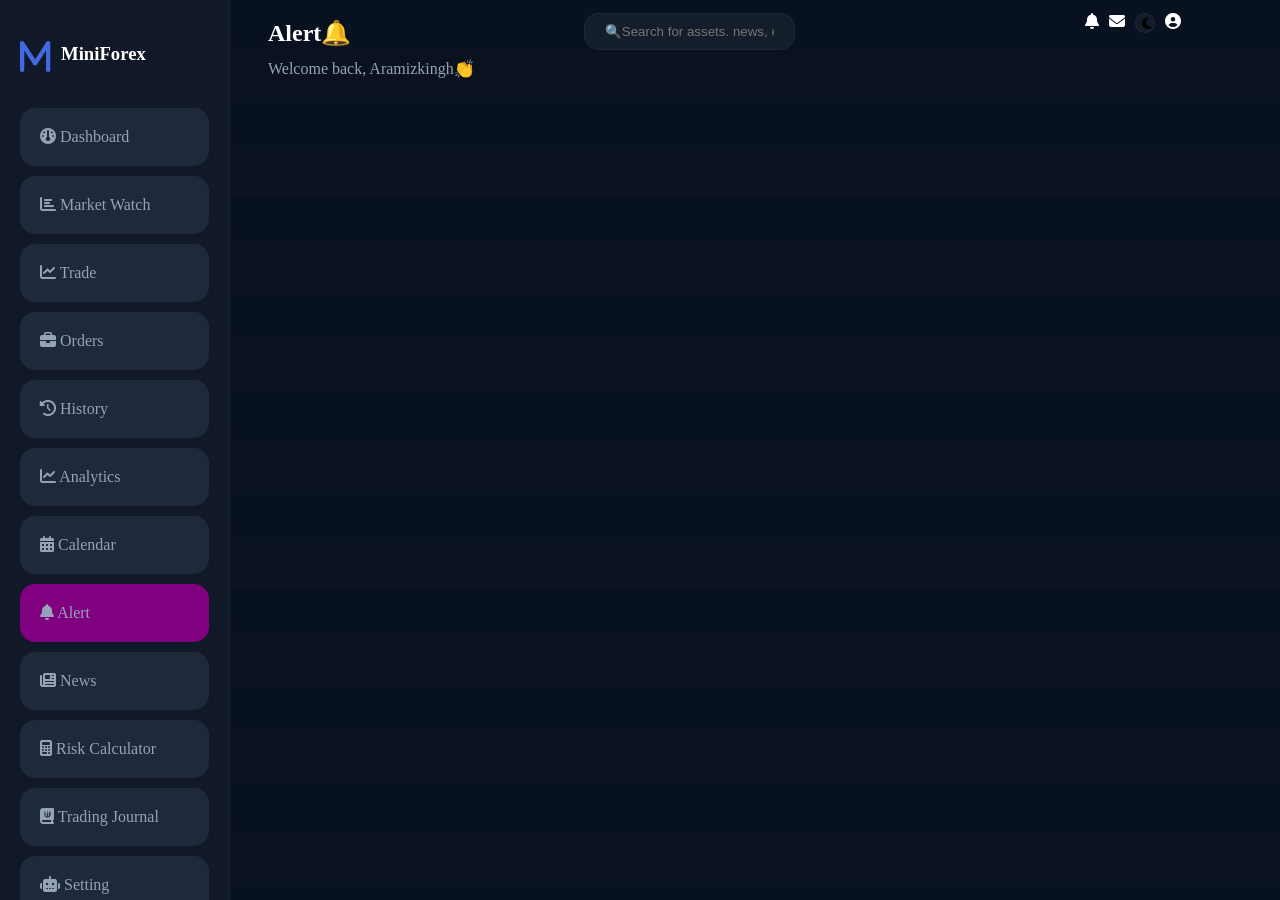
<file: alert.html>
<!doctype html>
<html lang="en">
    <head>
        <meta charset="UTF-8">
        <meta name="viewport" content="width=device-width,initial-scale=1.0">
        <link rel="stylesheet" href="https://cdnjs.cloudflare.com/ajax/libs/font-awesome/6.5.0/css/all.min.css">
        <link href="https://fonts.googleapis.com/css2?family=Poppins:wght@300;400;600;700&display=swap" rel="stylesheet">
        <title>alert page</title>
        <link rel="stylesheet" href="forex.css">
    </head>
    <body>
        <section id="sidebar">
         <div id="sidebar-heading">
                <h1><i class="fas fa-m"></i></h1>
                <h3>MiniForex</h3>
            </div>
            <div class="sidebar-items">
                <a href="forex.html"><i class="fas fa-dashboard"></i><span> </span>Dashboard</a>
                <a href="marketwatch.html"><i class="fas fa-bar-chart"></i><span> </span>Market Watch</a>
                <a href="trade.html"><i class="fas fa-chart-line"></i><span> </span>Trade</a>
                <a href="orders.html"><i class="fas fa-briefcase"></i><span> </span>Orders</a>
                <a href="history.html"><i class="fas fa-history"></i><span> </span>History</a>
                <a href="analytics.html"><i class="fas fa-line-chart"></i><span> </span>Analytics</a>
                <a href="calendar.html"><i class="fas fa-calendar-alt"></i><span> </span>Calendar</a>
                <a href="alert.html" id="alertbar"><i class="fas fa-bell"></i><span> </span>Alert</a>
                <a href="news.html"><i class="fas fa-newspaper"></i><span> </span>News</a>
                <a href="calculator.html"><i class="fas fa-calculator"></i><span> </span>Risk Calculator</a>
                <a href="journal.html"><i class="fas fa-journal-whills"></i><span> </span>Trading Journal</a>
                <a href="setting.html"><i class="fas fa-robot"></i><span> </span>Setting</a>
            </div>
            <div class="upgradetopro">
                <h3><i class="fas fa-diamond"></i><span> </span>Upgrade to Pro</h3>
                <p>Unlock advanced tools, real-time and more</p>
                <a href="subscription.html">Upgrade Now</a>
            </div>
            <div class="user-profile">
                <div>
                    <i class="fas fa-circle-user"></i>
                </div>
                <div class="userprofile-info">
                    <h3>Aramizkingh <span>Pro</span></h3>
                    <p>aramizkingh@gmail.com</p>
                </div>
            </div>
            <div class="sidebar-downicons">
                <i class="fas fa-circle"></i>
                <i class="fas fa-circle"></i>
                <i class="fas fa-circle"></i>
            </div>    
        </section>
        <section id="dashboard-section">
            <div class="dashboard-navbar">
                <div id="welcome">
                    <h1>Alert🔔</h1>
                    <p>Welcome back, Aramizkingh👏</p>
                </div>
                <div id="input-search">
                    <input type="text" placeholder="🔍Search for assets. news, etc..." id="search-input">
                </div>
                <div id="dashboard-navbaricons">
                    <i class="fas fa-bell"></i>
                    <i class="fas fa-envelope"></i>
                    <button id="mode"><i class="fas fa-moon"></i></button>
                    <i class="fas fa-circle-user"></i>
                </div>
            </div>
        </section>
        <script src="forex.js"></script>
    </body>
</file>
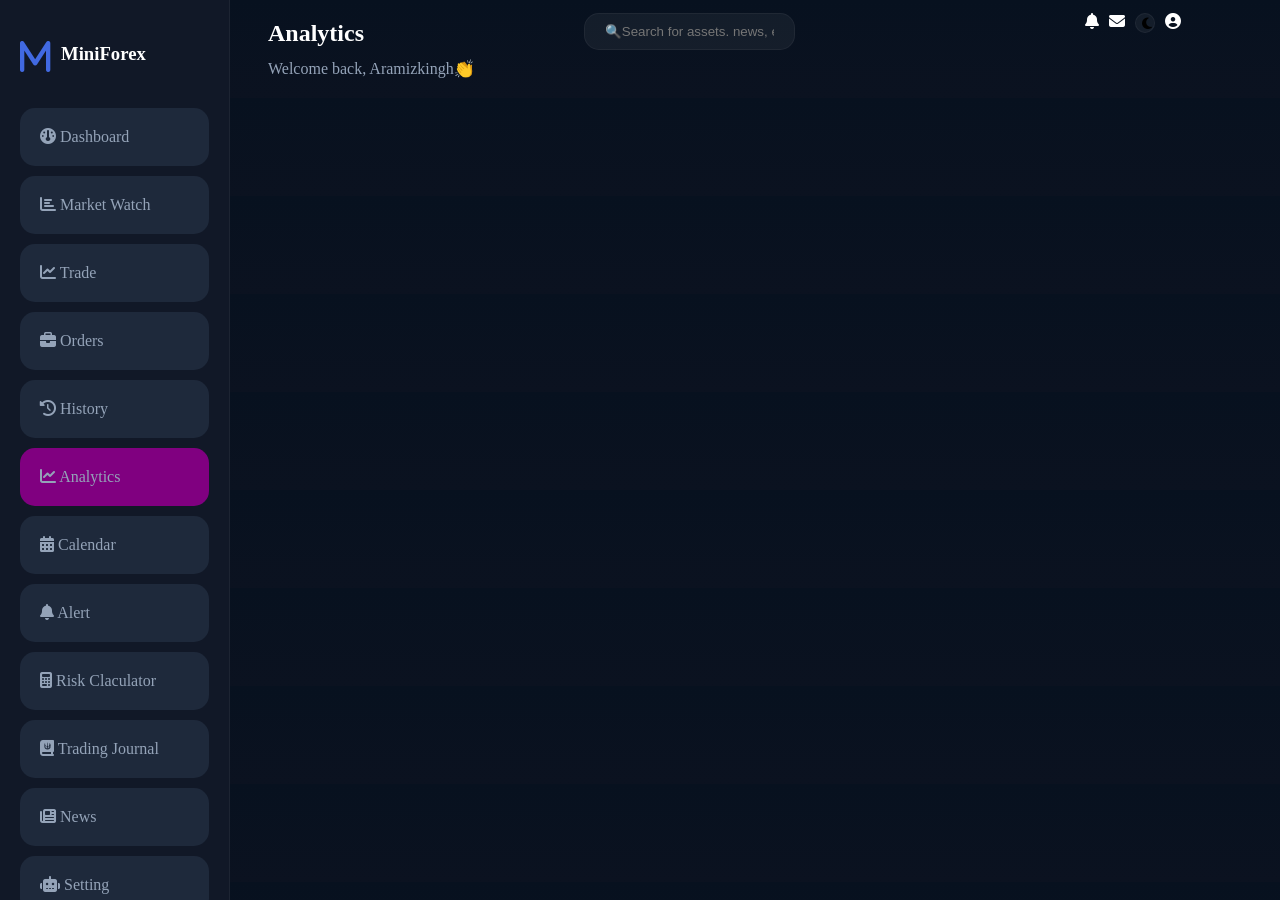
<file: analytics.html>
<!doctype html>
<html lang="en">
    <head>
        <meta charset="UTF-8">
        <meta name="viewport" content="width=device-width,initial-scale=1.0">
        <link rel="stylesheet" href="https://cdnjs.cloudflare.com/ajax/libs/font-awesome/6.5.0/css/all.min.css">
        <link href="https://fonts.googleapis.com/css2?family=Poppins:wght@300;400;600;700&display=swap" rel="stylesheet">
        <title>analytics page</title>
        <link rel="stylesheet" href="forex.css">
    </head>
    <body>
        <section id="sidebar">
             <div id="sidebar-heading">
                <h1><i class="fas fa-m"></i></h1>
                <h3>MiniForex</h3>
            </div>
            <div class="sidebar-items">
                <a href="forex.html"><i class="fas fa-dashboard"></i><span> </span>Dashboard</a>
                <a href="marketwatch.html"><i class="fas fa-bar-chart"></i><span> </span>Market Watch</a>
                <a href="trade.html"><i class="fas fa-chart-line"></i><span> </span>Trade</a>
                <a href="orders.html"><i class="fas fa-briefcase"></i><span> </span>Orders</a>
                <a href="history.html"><i class="fas fa-history"></i><span> </span>History</a>
                <a href="analytics.html" id="analyticsbar"><i class="fas fa-line-chart"></i><span> </span>Analytics</a>
                <a href="calendar.html"><i class="fas fa-calendar-alt"></i><span> </span>Calendar</a>
                <a href="alert.html"><i class="fas fa-bell"></i><span> </span>Alert</a>
                <a href="calculator.html"><i class="fas fa-calculator"></i><span> </span>Risk Claculator</a>
                <a href="journal.html"><i class="fas fa-journal-whills"></i><span> </span> Trading Journal</a>
                <a href="news.html"><i class="fas fa-newspaper"></i><span> </span>News</a>
                <a href="setting.html"><i class="fas fa-robot"></i><span> </span>Setting</a>
            </div>
            <div class="upgradetopro">
                <h3><i class="fas fa-diamond"></i><span> </span>Upgrade to Pro</h3>
                <p>Unlock advanced tools, real-time and more</p>
                <a href="subscription.html">Upgrade Now</a>
            </div>
            <div class="user-profile">
                <div>
                    <i class="fas fa-circle-user"></i>
                </div>
                <div class="userprofile-info">
                    <h3>Aramizkingh <span>Pro</span></h3>
                    <p>aramizkingh@gmail.com</p>
                </div>
            </div>
            <div class="sidebar-downicons">
                <i class="fas fa-circle"></i>
                <i class="fas fa-circle"></i>
                <i class="fas fa-circle"></i>
            </div>
        </section>
        <section id="dashboard-section">
             <div class="dashboard-navbar">
                <div id="welcome">
                    <h1>Analytics</h1>
                    <p>Welcome back, Aramizkingh👏</p>
                </div>
                <div id="input-search">
                    <input type="text" placeholder="🔍Search for assets. news, etc..." id="search-input">
                </div>
                <div id="dashboard-navbaricons">
                    <i class="fas fa-bell"></i>
                    <i class="fas fa-envelope"></i>
                    <button id="mode"><i class="fas fa-moon"></i></button>
                    <i class="fas fa-circle-user"></i>
                </div>
            </div>
        </section>
    </body>
</html>
</file>
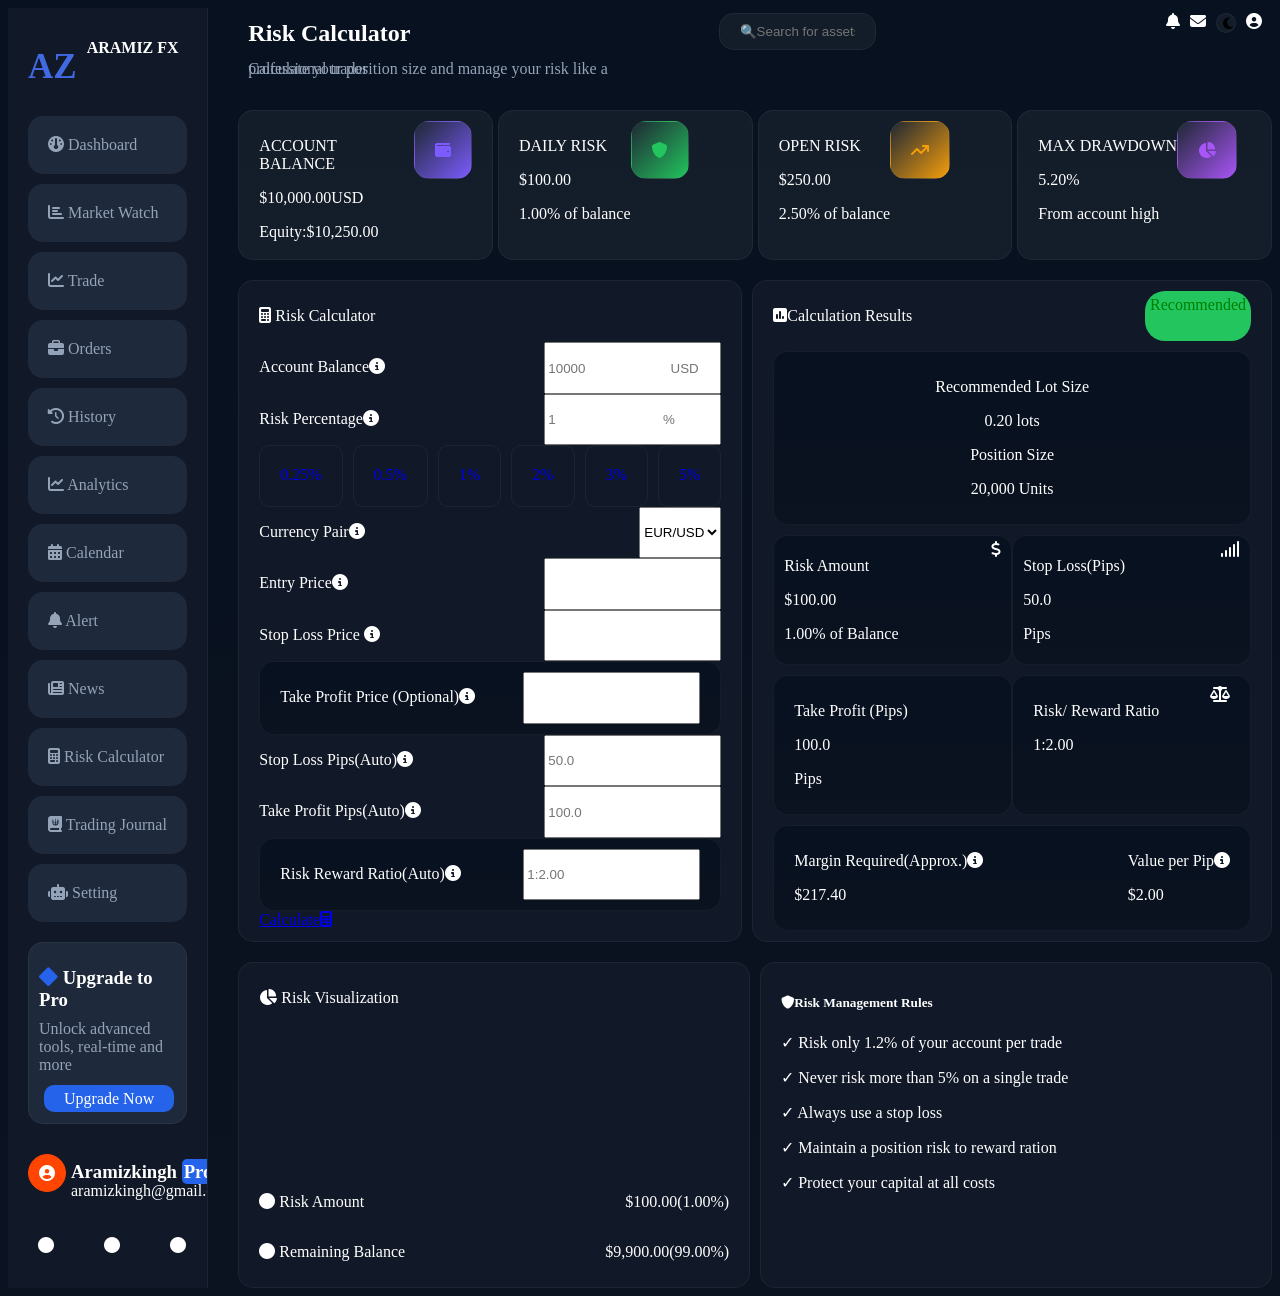
<file: calculator.html>
<!doctype html>
<html lang="en">
    <head>
        <meta charset="UTF-8">
        <meta name="viewport" content="width=device-width,initial-scale=1.0">
        <link rel="stylesheet" href="https://cdnjs.cloudflare.com/ajax/libs/font-awesome/6.5.0/css/all.min.css">
        <link href="https://fonts.googleapis.com/css2?family=Poppins:wght@300;400;600;700&display=swap" rel="stylesheet">
        <title>risk calculator</title>
        <link rel="stylesheet" href="calculator.css">
    </head>
    <body>
        <section id="sidebar"> <div id="sidebar-heading">
                <h2>AZ</h2>
                <h4>ARAMIZ FX</h4>
            </div>
            <div class="sidebar-items">
                <a href="forex.html"><i class="fas fa-dashboard"></i><span> </span>Dashboard</a>
                <a href="marketwatch.html"><i class="fas fa-bar-chart"></i><span> </span>Market Watch</a>
                <a href="trade.html"><i class="fas fa-chart-line"></i><span> </span>Trade</a>
                <a href="orders.html"><i class="fas fa-briefcase"></i><span> </span>Orders</a>
                <a href="history.html"><i class="fas fa-history"></i><span> </span>History</a>
                <a href="analytics.html"><i class="fas fa-line-chart"></i><span> </span>Analytics</a>
                <a href="calendar.html"><i class="fas fa-calendar-alt"></i><span> </span>Calendar</a>
                <a href="alert.html"><i class="fas fa-bell"></i><span> </span>Alert</a>
                <a href="news.html"><i class="fas fa-newspaper"></i><span> </span>News</a>
                <a href="calculator.html" id="calculatorbar"><i class="fas fa-calculator"></i><span> </span>Risk Calculator</a>
                <a href=""><i class="fas fa-journal-whills"></i><span> </span>Trading Journal</a>
                <a href="setting.html"><i class="fas fa-robot"></i><span> </span>Setting</a>
            </div>
            <div class="upgradetopro">
                <h3><i class="fas fa-diamond"></i><span> </span>Upgrade to Pro</h3>
                <p>Unlock advanced tools, real-time and more</p>
                <a href="subscription.html">Upgrade Now</a>
            </div>
            <div class="user-profile">
                <div>
                    <i class="fas fa-circle-user"></i>
                </div>
                <div class="userprofile-info">
                    <h3>Aramizkingh <span>Pro</span></h3>
                    <p>aramizkingh@gmail.com</p>
                </div>
            </div>
            <div class="sidebar-downicons">
                <i class="fas fa-circle"></i>
                <i class="fas fa-circle"></i>
                <i class="fas fa-circle"></i>
            </div>

        </section>
        <section id="dashboard-section">
            <div class="dashboard-navbar">
                <div id="welcome">
                    <h1>Risk Calculator</h1>
                    <p>Calculate your position size and manage your risk like a professional trader</p>
                </div>
                <div id="input-search">
                    <input type="text" placeholder="🔍Search for assets. news, etc..." id="search-input">
                </div>
                <div id="dashboard-navbaricons">
                    <i class="fas fa-bell"></i>
                    <i class="fas fa-envelope"></i>
                    <button id="mode"><i class="fas fa-moon"></i></button>
                    <i class="fas fa-circle-user"></i>
                </div>
            </div>
            <div class="dashboard-data">
                <div class="data">
                    <div class="data-content">
                        <p>ACCOUNT BALANCE</p>
                        <p>$10,000.00<span>USD</span></p>
                        <p>Equity:$10,250.00</p>
                    </div>
                    <div class="wallet">
                        <i class="fas fa-wallet"></i>
                    </div>
                </div>
                <div class="data">
                    <div class="data-content">
                        <p>DAILY RISK</p>
                        <p>$100.00</p>
                        <p>1.00% of balance</p>
                    </div>
                    <div class="shield">
                        <i class="fas fa-shield"></i>
                    </div>
                </div>
                <div class="data">
                    <div class="data-content">
                        <p>OPEN RISK</p>
                        <p>$250.00</p>
                        <p>2.50% of balance</p>
                    </div>
                    <div class="arrow">
                        <i class="fas fa-arrow-trend-up"></i>
                    </div>
                </div>
                <div class="data">
                    <div class="data-content">
                        <p>MAX DRAWDOWN</p>
                        <p>5.20%</p>
                        <p>From account high</p>
                    </div>
                    <div class="pie">
                        <i class="fas fa-chart-pie"></i>
                    </div>
                </div>
            </div>
            <div class="inner-dashboard">
                <div class="calculator">
                    <p><i class="fas fa-calculator"></i> Risk Calculator</p>
                    <div class="balance">
                        <p>Account Balance<i class="fas fa-circle-info"></i></p>
                        <input placeholder="10000                       USD">
                    </div>
                    <div class="risk">
                        <p>Risk Percentage<i class="fas fa-circle-info"></i></p>
                        <input placeholder="1                             %">
                    </div>
                    <div class="percentage">
                        <a href="#">0.25%</a>
                        <a href="#">0.5%</a>
                        <a href="#">1%</a>
                        <a href="#">2%</a>
                        <a href="#">3%</a>
                        <a href="#">5%</a>
                    </div>
                    <div class="pair">
                        <p>Currency Pair<i class="fas fa-circle-info"></i></p>
                        <select>
                            <option>EUR/USD</option>
                            <option>GBP/USD</option>
                            <option>USD/JPY</option>
                            <option>XAU/USD</option>
                            <option>BTC/USD</option>
                        </select>
                    </div>
                    <div class="entry-price">
                        <p>Entry Price<i class="fas fa-circle-info"></i></p>
                        <input type="number" step="0.00001">
                    </div>
                    <div class="stop-loss">
                        <p>Stop Loss Price <i class="fas fa-circle-info"></i></p>
                        <input type="number" step="0.00001">
                    </div>
                    <div class="take-profit">
                        <p>Take Profit Price (Optional)<i class="fas fa-circle-info"></i></p>
                        <input type="number" step="0.00001">
                    </div>
                    <div class="stoploss-pips">
                        <p>Stop Loss Pips(Auto)<i class="fas fa-circle-info"></i></p>
                        <input type="number" placeholder="50.0">
                    </div>
                    <div class="takeprofit-pips">
                        <p>Take Profit Pips(Auto)<i class="fas fa-circle-info"></i></p>
                        <input type="number" placeholder="100.0">
                    </div>
                    <div class="reward">
                        <p>Risk Reward Ratio(Auto)<i class="fas fa-circle-info"></i></p>
                        <input type="number" placeholder="1:2.00">
                    </div>
                    <div class="calculate">
                        <a href="#">Calculate<i class="fas fa-calculator"></i></a>
                    </div>
                </div>
                <div class="calculation">
                    <div class="calculation-nav">
                        <p><i class="fas fa-square-poll-vertical"></i>Calculation Results</p>
                        <a href="#">Recommended</a>
                    </div>
                    <div class="recommended">
                        <p>Recommended Lot Size</p>
                        <p>0.20 lots</p>
                        <p>Position Size</p>
                        <p>20,000 Units</p>
                    </div>
                    <div class="riskandpip">
                        <div class="risk-amount">
                            <div>
                                <p>Risk Amount</p>
                                <p>$100.00</p>
                                <p>1.00% of Balance</p>
                            </div>
                            <div>
                                <i class="fas fa-dollar-sign"></i>
                            </div>
                        </div>
                        <div class="stoploss-pip">
                            <div>
                                <p>Stop Loss(Pips)</p>
                                <p>50.0</p>
                                <p>Pips</p>
                            </div>
                            <div>
                                <i class="fas fa-signal"></i>
                            </div>
                        </div>
                    </div>
                    <div class="profitandriskreward">
                        <div class="take-profit">
                            <div >
                                <p>Take Profit (Pips)</p>
                                <p>100.0</p>
                                <p>Pips</p>
                            </div>
                            <div>
                                <i class="fas fa-target"></i>
                            </div>
                        </div>
                        <div class="reward">
                            <div>
                                <p>Risk/ Reward Ratio</p>
                                <p>1:2.00</p>
                            </div>
                            <div>
                                <i class="fas fa-scale-balanced"></i>
                            </div>
                        </div>
                    </div>
                    <div class="calculation-footer">
                        <div class="margin">
                            <p>Margin Required(Approx.)<i class="fas fa-circle-info"></i></p>
                            <p>$217.40</p>
                        </div>
                        <div class="Value">
                            <p>Value per Pip<i class="fas fa-circle-info"></i></p>
                            <p>$2.00</p>
                        </div>
                    </div>
                </div>
            </div>
            <div class="bottom-dashboard">
                <div class="risk-visualization">
                    <div class="riskv-nav">
                        <p><i class="fas fa-chart-pie"></i> Risk Visualization</p>
                    </div>
                    <div class="visualization-chart">
                        <canvas id="visualization-chart"></canvas>
                    </div>
                    <div class="risk-Amount">
                        <p><i class="fas fa-circle"></i> Risk Amount</p>
                        <p>$100.00(1.00%)</p>
                    </div>
                    <div class="remaining-balance">
                        <p><i class="fas fa-circle"></i> Remaining Balance</p>
                        <p>$9,900.00(99.00%)</p>
                    </div>
                </div>
                <div class="risk-management">
                    <h5><i class="fas fa-shield"></i>Risk Management Rules</h5>
                    <p><span>✓</span> Risk only 1.2% of your account per trade</p>
                    <p><span>✓</span> Never risk more than 5% on a single trade</p>
                    <p><span>✓</span> Always use a stop loss</p>
                    <p><span>✓</span> Maintain a position risk to reward ration</p>
                    <p><span>✓</span> Protect your capital at all costs</p>
                </div>
            </div>
        </section>
    </body>
</html>
</file>
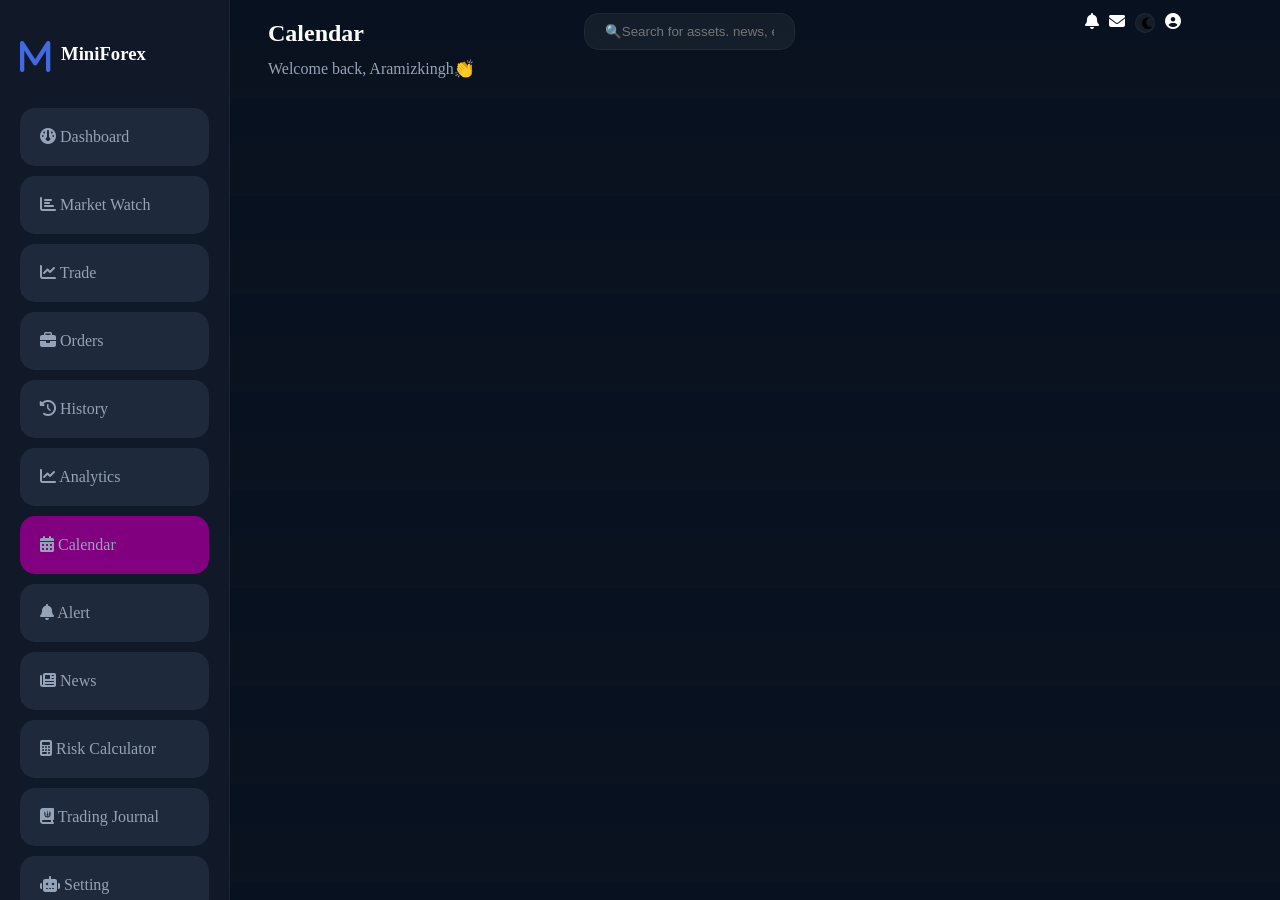
<file: calendar.html>
<!doctype html>
<html lang="en">
    <head>
    <meta charset="UTF-8">
    <meta name="viewport" content="width=device-width,initial-scale=1.0">
    <link rel="stylesheet" href="https://cdnjs.cloudflare.com/ajax/libs/font-awesome/6.5.0/css/all.min.css">
    <link href="https://fonts.googleapis.com/css2?family=Poppins:wght@300;400;600;700&display=swap" rel="stylesheet">
    <title>calendar page</title>
    <link rel="stylesheet" href="forex.css">
    </head>
    <body>
        <section id="sidebar">
             <div id="sidebar-heading">
                <h1><i class="fas fa-m"></i></h1>
                <h3>MiniForex</h3>
            </div>
            <div class="sidebar-items">
                <a href="forex.html"><i class="fas fa-dashboard"></i><span> </span>Dashboard</a>
                <a href="marketwatch.html"><i class="fas fa-bar-chart"></i><span> </span>Market Watch</a>
                <a href="trade.html"><i class="fas fa-chart-line"></i><span> </span>Trade</a>
                <a href="orders.html"><i class="fas fa-briefcase"></i><span> </span>Orders</a>
                <a href="history.html"><i class="fas fa-history"></i><span> </span>History</a>
                <a href="analytics.html"><i class="fas fa-line-chart"></i><span> </span>Analytics</a>
                <a href="calendar.html" id="calendarbar"><i class="fas fa-calendar-alt"></i><span> </span>Calendar</a>
                <a href="alert.html"><i class="fas fa-bell"></i><span> </span>Alert</a>
                <a href="news.html"><i class="fas fa-newspaper"></i><span> </span>News</a>
                <a href="calculator.html"><i class="fas fa-calculator"></i><span> </span>Risk Calculator</a>
                <a href="journal.html"><i class="fas fa-journal-whills"></i><span> </span>Trading Journal</a>
                <a href="setting.html"><i class="fas fa-robot"></i><span> </span>Setting</a>
            </div>
            <div class="upgradetopro">
                <h3><i class="fas fa-diamond"></i><span> </span>Upgrade to Pro</h3>
                <p>Unlock advanced tools, real-time and more</p>
                <a href="subscription.html">Upgrade Now</a>
            </div>
            <div class="user-profile">
                <div>
                    <i class="fas fa-circle-user"></i>
                </div>
                <div class="userprofile-info">
                    <h3>Aramizkingh <span>Pro</span></h3>
                    <p>aramizkingh@gmail.com</p>
                </div>
            </div>
            <div class="sidebar-downicons">
                <i class="fas fa-circle"></i>
                <i class="fas fa-circle"></i>
                <i class="fas fa-circle"></i>
            </div>
        </section>
        <section id="dashboard-section">
            <div class="dashboard-navbar">
                <div id="welcome">
                    <h1>Calendar</h1>
                    <p>Welcome back, Aramizkingh👏</p>
                </div>
                <div id="input-search">
                    <input type="text" placeholder="🔍Search for assets. news, etc..." id="search-input">
                </div>
                <div id="dashboard-navbaricons">
                    <i class="fas fa-bell"></i>
                    <i class="fas fa-envelope"></i>
                    <button id="mode"><i class="fas fa-moon"></i></button>
                    <i class="fas fa-circle-user"></i>
                </div>
            </div>
        </section>
    </body>
</html>
</file>
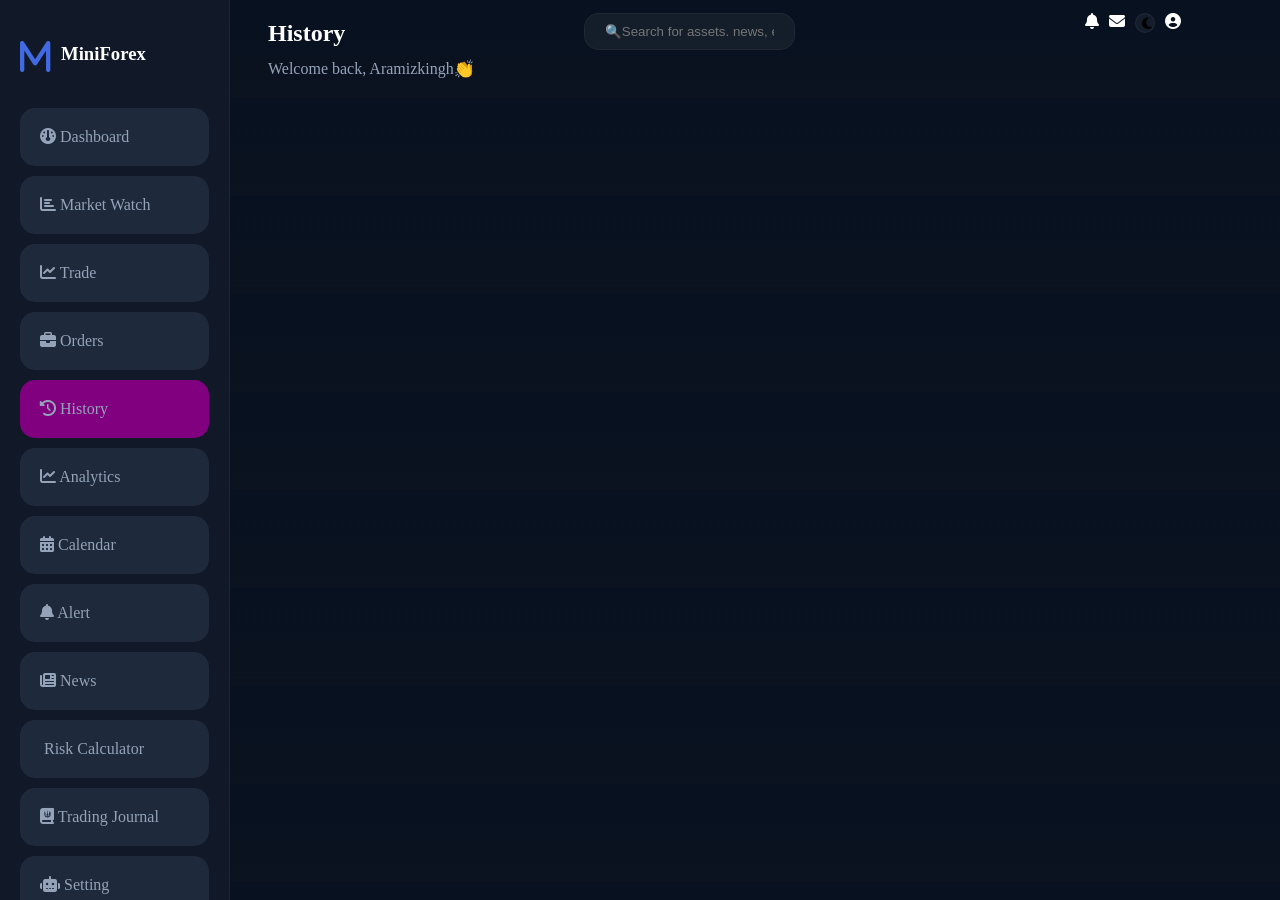
<file: history.html>
<!doctype html>
<html lang="en">
    <head>
        <meta charset="UTF-8">
        <meta name="viewport" content="width=device-width,initial-scale=1.0">
        <link rel="stylesheet" href="https://cdnjs.cloudflare.com/ajax/libs/font-awesome/6.5.0/css/all.min.css">
        <link href="https://fonts.googleapis.com/css2?family=Poppins:wght@300;400;600;700&display=swap" rel="stylesheet">
        <title>history page</title>
        <link rel="stylesheet" href="forex.css">
    </head>
    <body>
        <section id="sidebar">
             <div id="sidebar-heading">
                <h1><i class="fas fa-m"></i></h1>
                <h3>MiniForex</h3>
            </div>
            <div class="sidebar-items">
                <a href="forex.html"><i class="fas fa-dashboard"></i><span> </span>Dashboard</a>
                <a href="marketwatch.html"><i class="fas fa-bar-chart"></i><span> </span>Market Watch</a>
                <a href="trade.html"><i class="fas fa-chart-line"></i><span> </span>Trade</a>
                <a href="orders.html"><i class="fas fa-briefcase"></i><span> </span>Orders</a>
                <a href="history.html" id="historybar"><i class="fas fa-history"></i><span> </span>History</a>
                <a href="analytics.html"><i class="fas fa-line-chart"></i><span> </span>Analytics</a>
                <a href="calendar.html"><i class="fas fa-calendar-alt"></i><span> </span>Calendar</a>
                <a href="alert.html"><i class="fas fa-bell"></i><span> </span>Alert</a>
                <a href="news.html"><i class="fas fa-newspaper"></i><span> </span>News</a>
                <a href="calculator.html"><i class="fas fa-claculator"></i><span> </span> Risk Calculator</a>
                <a href="journal.html"><i class="fas fa-journal-whills"></i><span> </span>Trading Journal</a>
                <a href="setting.html"><i class="fas fa-robot"></i><span> </span>Setting</a>
            </div>
            <div class="upgradetopro">
                <h3><i class="fas fa-diamond"></i><span> </span>Upgrade to Pro</h3>
                <p>Unlock advanced tools, real-time and more</p>
                <a href="subscription.html">Upgrade Now</a>
            </div>
            <div class="user-profile">
                <div>
                    <i class="fas fa-circle-user"></i>
                </div>
                <div class="userprofile-info">
                    <h3>Aramizkingh <span>Pro</span></h3>
                    <p>aramizkingh@gmail.com</p>
                </div>
            </div>
            <div class="sidebar-downicons">
                <i class="fas fa-circle"></i>
                <i class="fas fa-circle"></i>
                <i class="fas fa-circle"></i>
            </div>
        </section>
        <section id="dashboard-section">
             <div class="dashboard-navbar">
                <div id="welcome">
                    <h1>History</h1>
                    <p>Welcome back, Aramizkingh👏</p>
                </div>
                <div id="input-search">
                    <input type="text" placeholder="🔍Search for assets. news, etc..." id="search-input">
                </div>
                <div id="dashboard-navbaricons">
                    <i class="fas fa-bell"></i>
                    <i class="fas fa-envelope"></i>
                    <button id="mode"><i class="fas fa-moon"></i></button>
                    <i class="fas fa-circle-user"></i>
                </div>
            </div>
        </section>
    </body>
</html>
</file>
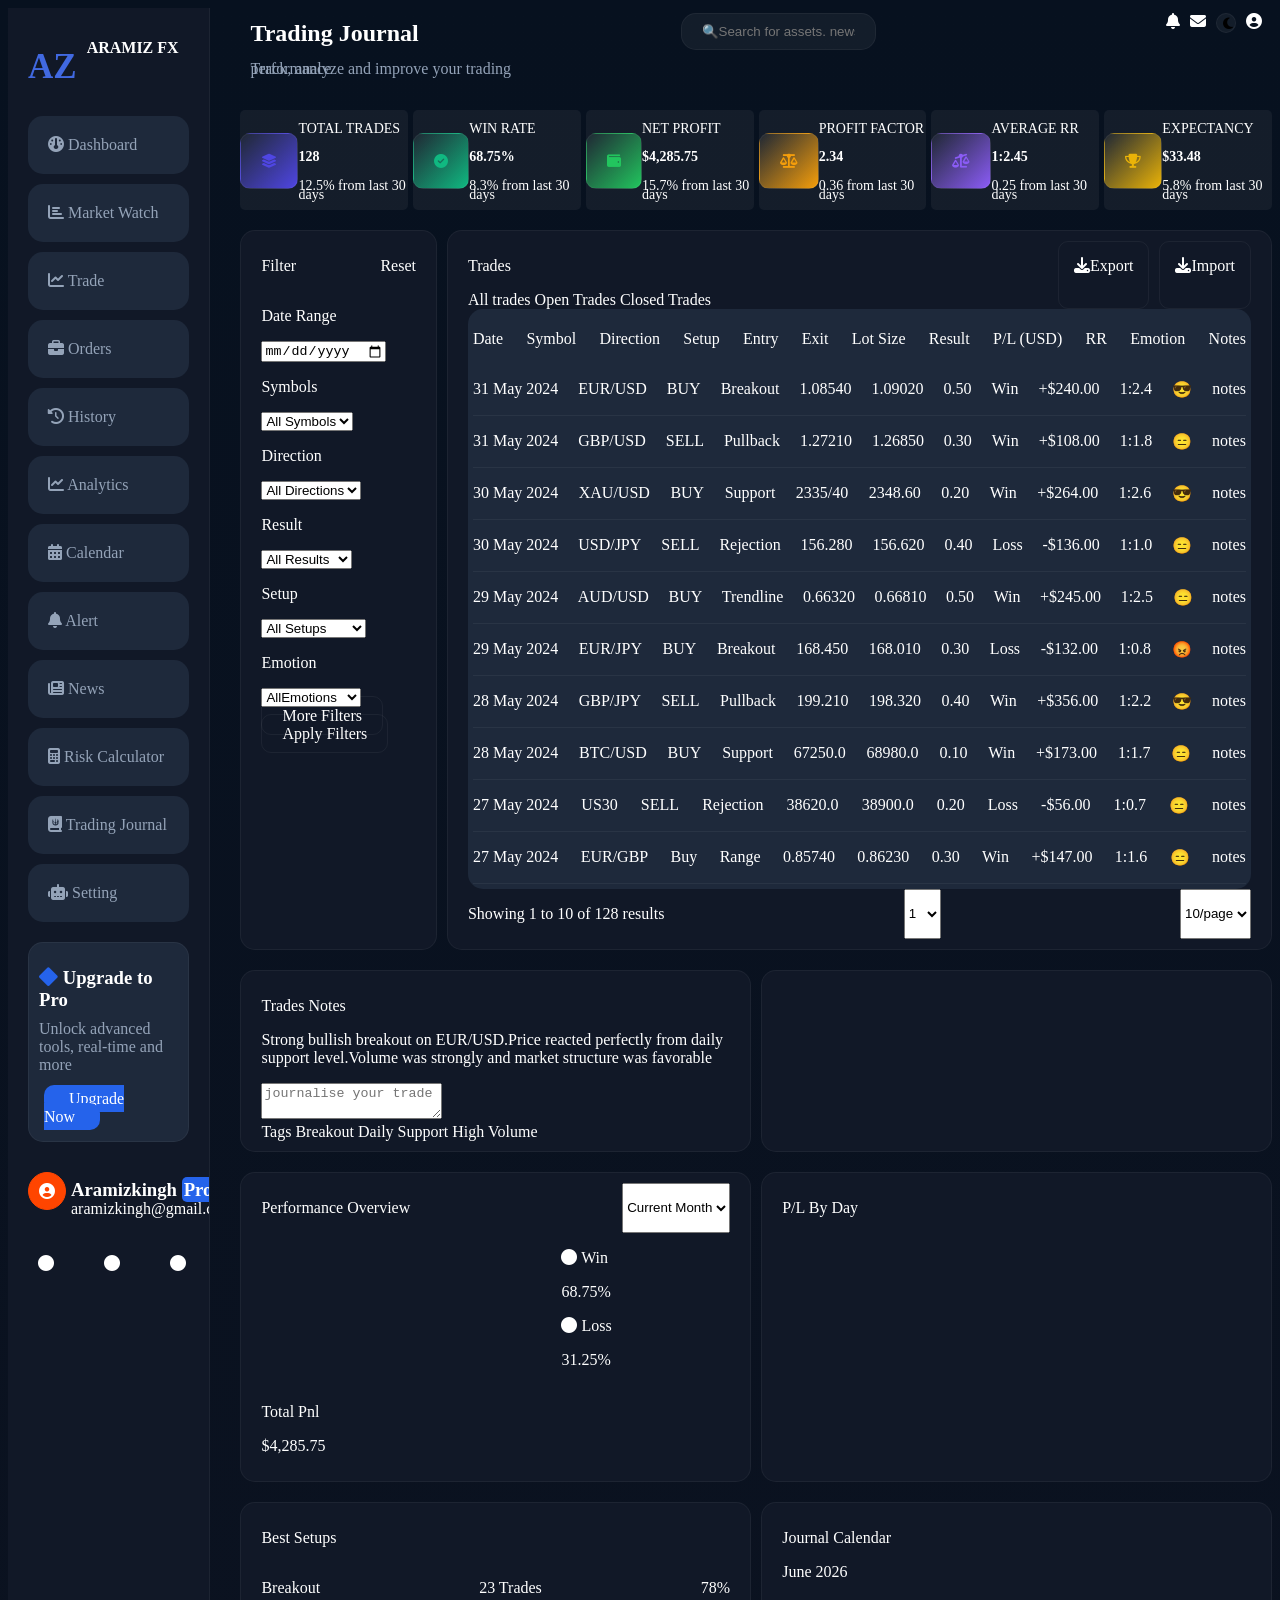
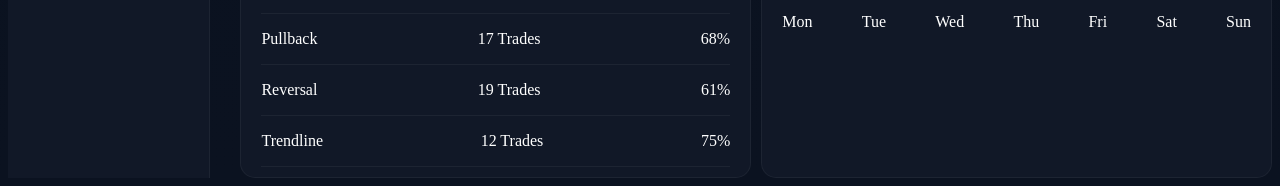
<file: journal.html>
<!doctype html>
<html lang="en">
    <head>
        <meta charset="UTF-8">
        <meta name="viewport" content="width=device-width, initial-scale=1.0">
        <link rel="stylesheet" href="https://cdnjs.cloudflare.com/ajax/libs/font-awesome/6.5.0/css/all.min.css">
        <link href="https://fonts.googleapis.com/css2?family=Poppins:wght@300;400;600;700&display=swap" rel="stylesheet">
        <title>trading journal</title> 
        <link rel="stylesheet" href="journal.css">
    </head>
    <body>
        <section id="sidebar"> 
            <div id="sidebar-heading">
                <h2>AZ</h2>
                <h4>ARAMIZ FX</h4>
            </div>
            <div class="sidebar-items">
                <a href="#dashboard-section"><i class="fas fa-dashboard"></i><span> </span>Dashboard</a>
                <a href="marketwatch.html"><i class="fas fa-bar-chart"></i><span> </span>Market Watch</a>
                <a href="trade.html"><i class="fas fa-chart-line"></i><span> </span>Trade</a>
                <a href="orders.html"><i class="fas fa-briefcase"></i><span> </span>Orders</a>
                <a href="history.html"><i class="fas fa-history"></i><span> </span>History</a>
                <a href="analytics.html"><i class="fas fa-line-chart"></i><span> </span>Analytics</a>
                <a href="calendar.html"><i class="fas fa-calendar-alt"></i><span> </span>Calendar</a>
                <a href="alert.html"><i class="fas fa-bell"></i><span> </span>Alert</a>
                <a href="news.html"><i class="fas fa-newspaper"></i><span> </span>News</a>
                <a href="calculator.html"><i class="fas fa-calculator"></i><span> </span>Risk Calculator</a>
                <a href="journal.html" id="journalbar"><i class="fas fa-journal-whills"></i><span> </span>Trading Journal</a>
                <a href="setting.html"><i class="fas fa-robot"></i><span> </span>Setting</a>
            </div>
            <div class="upgradetopro">
                <h3><i class="fas fa-diamond"></i><span> </span>Upgrade to Pro</h3>
                <p>Unlock advanced tools, real-time and more</p>
                <a href="subscription.html">Upgrade Now</a>
            </div>
            <div class="user-profile">
                <div>
                    <i class="fas fa-circle-user"></i>
                </div>
                <div class="userprofile-info">
                    <h3>Aramizkingh <span>Pro</span></h3>
                    <p>aramizkingh@gmail.com</p>
                </div>
            </div>
            <div class="sidebar-downicons">
                <i class="fas fa-circle"></i>
                <i class="fas fa-circle"></i>
                <i class="fas fa-circle"></i>
            </div>
        </section>
        <section id="dashboard-section"> 
            <div class="dashboard-navbar">
                <div id="welcome">
                    <h1>Trading Journal</h1>
                    <p>Track, analyze and improve your trading performance</p>
                </div>
                <div id="input-search">
                    <input type="text" placeholder="🔍Search for assets. news, etc..." id="search-input">
                </div>
                <div id="dashboard-navbaricons">
                    <i class="fas fa-bell"></i>
                    <i class="fas fa-envelope"></i>
                    <button id="mode"><i class="fas fa-moon"></i></button>
                    <i class="fas fa-circle-user"></i>
                </div>
            </div>
            <div class="dashboard-data">
                <div class="data">
                    <div class="data-icon">
                        <i class="fas fa-layer-group" id="trade-icon"></i>
                    </div>
                    <div class="data-value">
                        <p class="data-name">TOTAL TRADES</p>
                        <h4>128</h4>
                        <p>12.5% from last 30 days</p>
                    </div>
                </div>
                <div class="data">
                    <div class="data-icon">
                        <i class="fas fa-check-circle" id="win-icon"></i>
                    </div>
                    <div class="data-value">
                        <p class="data-name">WIN RATE</p>
                        <h4>68.75%</h4>
                        <p>8.3% from last 30 days</p>
                    </div>
                </div>
                <div class="data">
                    <div class="data-icon">
                        <i class="fas fa-wallet" id="net-icon"></i>
                    </div>
                    <div class="data-value">
                        <p class="data-name">NET PROFIT</p>
                        <h4>$4,285.75</h4>
                        <p>15.7% from last 30 days</p>
                    </div>
                </div>
                <div class="data">
                    <div class="data-icon">
                        <i class="fas fa-balance-scale" id="profit-icon"></i>
                    </div>
                    <div class="data-value">
                        <p class="data-name">PROFIT FACTOR</p>
                        <h4>2.34</h4>
                        <p>0.36 from last 30 days</p>
                    </div>
                </div>
                <div class="data">
                    <div class="data-icon">
                        <i class="fas fa-scale-unbalanced" id="average-icon"></i>
                    </div>
                    <div class="data-value">
                        <p class="data-name">AVERAGE RR</p>
                        <h4>1:2.45</h4>
                        <p>0.25 from last 30 days</p>
                    </div>
                </div>
                <div class="data">
                    <div class="data-icon">
                        <i class="fas fa-trophy" id="expectancy-icon"></i>
                    </div>
                    <div class="data-value">
                        <p class="data-name">EXPECTANCY</p>
                        <h4>$33.48</h4>
                        <p>5.8% from last 30 days</p>
                    </div>
                </div>
            </div>
            <div class="middle-dashboard">
                <div class="filter-dashboard">
                    <div class="filter-nav">
                        <p>Filter</p>
                        <p>Reset</p>
                    </div>
                    <div class="daterange">
                        <p>Date Range</p>
                        <input type="date" placeholder="Select Date Range">
                    </div>
                    <div class="symbol">
                        <p>Symbols</p>
                        <select>
                            <option selected>All Symbols</option>
                            <option>EUR/USD</option>
                            <option>GBP/USD</option>
                            <option>USD/JPY</option>
                            <option>AUD/USD</option>
                            <option>NZD/USD</option>
                            <option>USD/CHF</option>
                            <option>EUR/JPY</option>
                            <option>XAU/USD</option>
                            <option>BTC/USD</option>
                            <option>ETH/USD</option>
                            <option>US30</option>
                            <option>NAS100</option>
                            <option>SPX500</option>
                        </select>
                    </div>
                    <div class="direction">
                        <p>Direction</p>
                        <select>
                            <option selected>All Directions</option>
                            <option>Buy</option>
                            <option>Sell</option>
                        </select>
                    </div>
                    <div class="result">
                        <p>Result</p>
                        <select>
                            <option selected>All Results</option>
                            <option>Win</option>
                            <option>Loss</option>
                            <option>Break Even</option>
                        </select>
                    </div>
                    <div class="setup">
                        <p>Setup</p>
                        <select>
                            <option selected>All Setups</option>
                            <option>Breakout</option>
                            <option>Pullback</option>
                            <option>Support</option>
                            <option>Resistance</option>
                            <option>Trendline</option>
                            <option>Rejection</option>
                            <option>Range</option>
                            <option>Scalping</option>
                            <option>Swing Trade</option>
                            <option>News Trade</option>
                            <option>Liquidity Grab</option>
                        </select>
                    </div>
                    <div class="emotion">
                        <p>Emotion</p>
                        <select>
                            <option selected>AllEmotions</option>
                            <option>Confident😎</option>
                            <option>Focused🎯</option>
                            <option>Patient🧘</option>
                            <option>Neutral😑</option>
                            <option>Fearful😰</option>
                            <option>Greedy😈</option>
                            <option>Frustrated😤</option>
                            <option>Angry😡</option>
                        </select>
                    </div>
                    <div class="more">
                        <a href="#">More Filters</a>
                    </div>
                    <div class="apply">
                        <a href="#">Apply Filters</a>
                    </div>
                </div>
                <div class="trades-dashboard">
                    <div class="trades-navbar">
                        <div class="left">
                            <div class="lefttop">
                                <p>Trades</p>
                            </div>
                            <div class="leftbottom">
                                <a href="#">All trades</a>
                                <a href="#">Open Trades</a>
                                <a href="#">Closed Trades</a>
                            </div>
                        </div>
                        <div class="right">
                            <a href="#"><i class="fas fa-download"></i>Export</a>
                            <a href="#"><i class="fas fa-download"></i>Import</a>
                        </div>
                    </div>
                    <div class="trades-content">
                        <div class="nav">
                            <p>Date</p>
                            <p>Symbol</p>
                            <p>Direction</p>
                            <p>Setup</p>
                            <p>Entry</p>
                            <p>Exit</p>
                            <p>Lot Size</p> 
                            <p>Result</p>
                            <p>P/L (USD)</p>
                            <p>RR</p>
                            <p>Emotion</p>
                            <p>Notes</p>
                        </div>
                        <div class="row">
                            <p>31 May 2024</p>
                            <p>EUR/USD</p>
                            <p>BUY</p>
                            <p>Breakout</p>
                            <p>1.08540</p>
                            <p>1.09020</p>
                            <p>0.50</p>
                            <p>Win</p>
                            <p>+$240.00</p>
                            <p>1:2.4</p>
                            <p>😎</p>
                            <p>notes</p>
                        </div>
                        <div class="row">
                            <p>31 May 2024</p>
                            <p>GBP/USD</p>
                            <p>SELL</p>
                            <p>Pullback</p>
                            <p>1.27210</p>
                            <p>1.26850</p>
                            <p>0.30</p>
                            <p>Win</p>
                            <p>+$108.00</p>
                            <P>1:1.8</P>
                            <p>😑</p>
                            <p>notes</p>
                        </div>
                        <div class="row">
                            <p>30 May 2024</p>
                            <p>XAU/USD</p>
                            <p>BUY</p>
                            <p>Support</p>
                            <p>2335/40</p>
                            <p>2348.60</p>
                            <p>0.20</p>
                            <p>Win</p>
                            <p>+$264.00</p>
                            <P>1:2.6</P>
                            <p>😎</p>
                            <p>notes</p>
                        </div>
                        <div class="row">
                            <p>30 May 2024</p>
                            <p>USD/JPY</p>
                            <p>SELL</p>
                            <p>Rejection</p>
                            <p>156.280</p>
                            <p>156.620</p>
                            <p>0.40</p>
                            <p>Loss</p>
                            <p>-$136.00</p>
                            <P>1:1.0</P>
                            <p>😑</p>
                            <p>notes</p>
                        </div>
                        <div class="row">
                            <p>29 May 2024</p>
                            <p>AUD/USD</p>
                            <p>BUY</p>
                            <p>Trendline</p>
                            <p>0.66320</p>
                            <p>0.66810</p>
                            <p>0.50</p>
                            <p>Win</p>
                            <p>+$245.00</p>
                            <P>1:2.5</P>
                            <p>😑</p>
                            <p>notes</p>
                        </div>
                        <div class="row">
                            <p>29 May 2024</p>
                            <p>EUR/JPY</p>
                            <p>BUY</p>
                            <p>Breakout</p>
                            <p>168.450</p>
                            <p>168.010</p>
                            <p>0.30</p>
                            <p>Loss</p>
                            <p>-$132.00</p>
                            <P>1:0.8</P>
                            <p>😡</p>
                            <p>notes</p>
                        </div>
                        <div class="row">
                            <p>28 May 2024</p>
                            <p>GBP/JPY</p>
                            <p>SELL</p>
                            <p>Pullback</p>
                            <p>199.210</p>
                            <p>198.320</p>
                            <p>0.40</p>
                            <p>Win</p>
                            <p>+$356.00</p>
                            <P>1:2.2</P>
                            <p>😎</p>
                            <p>notes</p>
                        </div>
                        <div class="row">
                            <p>28 May 2024</p>
                            <p>BTC/USD</p>
                            <p>BUY</p>
                            <p>Support</p>
                            <p>67250.0</p>
                            <p>68980.0</p>
                            <p>0.10</p>
                            <p>Win</p>
                            <p>+$173.00</p>
                            <P>1:1.7</P>
                            <p>😑</p>
                            <p>notes</p>
                        </div>
                        <div class="row">
                            <p>27 May 2024</p>
                            <p>US30</p>
                            <p>SELL</p>
                            <p>Rejection</p>
                            <p>38620.0</p>
                            <p>38900.0</p>
                            <p>0.20</p>
                            <p>Loss</p>
                            <p>-$56.00</p>
                            <P>1:0.7</P>
                            <p>😑</p>
                            <p>notes</p>
                        </div>
                        <div class="row">
                            <p>27 May 2024</p>
                            <p>EUR/GBP</p>
                            <p>Buy</p>
                            <p>Range</p>
                            <p>0.85740</p>
                            <p>0.86230</p>
                            <p>0.30</p>
                            <p>Win</p>
                            <p>+$147.00</p>
                            <P>1:1.6</P>
                            <p>😑</p>
                            <p>notes</p>
                        </div>
                    </div>
                    <div class="trades-footer">
                        <p>Showing 1 to 10 of 128 results</p>
                        <select id="trades-select">
                            <option>1</option>
                            <option>2</option>
                            <option>3</option>
                            <option>4</option>
                            <option>5</option>
                            <option>...</option>
                            <option>13</option>
                        </select>
                        <select>
                            <option>10/page</option>
                        </select>
                    </div>
                </div>
            </div>
            <div class="notesandemotion">
                <div class="trades-notes">
                    <p>Trades Notes</p>
                    <p>Strong bullish breakout on EUR/USD.Price reacted perfectly from daily support level.Volume was strongly and market structure was favorable</p>
                    <textarea type="text" placeholder="journalise your trade"></textarea>
                    <div>
                        <a href="#">Tags</a>
                        <a href="#">Breakout</a>
                        <a href="#">Daily Support</a>
                        <a href="#">High Volume</a>
                    </div>
                </div>
                <div class="emotion-tracker">
                    <div class="emotion-graph">

                    </div>
                </div>
            </div>
            <div class="charts">
                <div class="doughnurt">
                    <div class="doughnurt-nav">
                        <p>Performance Overview</p> 
                        <select>
                            <option selected>Current Month</option>
                            <option>This Month</option>
                            <option>Last Month</option>
                            <option>This Year</option>
                            <option>All Time</option>
                        </select>
                    </div>
                    <div class="performance-chart">
                        <div class="doughnurtchart">
                            <canvas id="doughnurt-chart"></canvas>
                        </div>
                        <div class="winandloss">
                            <div class="win">
                                <p><i class="fas fa-circle"></i> Win</p>
                                <p>68.75%</p>
                            </div>
                            <div class="loss">
                                <p><i class="fas fa-circle"></i> Loss</p>
                                <p>31.25%</p>
                            </div>
                        </div>
                    </div>
                    <div class="doughnurt-footer">
                        <p>Total Pnl</p>
                        <p>$4,285.75</p>
                    </div>
                </div>
                <div class="bar">
                    <p>P/L By Day</p>
                    <canvas id="bar-chart"></canvas>
                </div>
            </div>
            <div class="setupandcalendar">
                <div class="bestsetups">
                    <div>
                    <p>Best Setups</p>
                    </div>
                    <div class="breakout">
                        <p>Breakout</p>
                        <p>23 Trades</p>
                        <p> 78%</p>
                    </div>
                    <div class="pullback">
                        <p>Pullback</p>
                        <p>17 Trades</p>
                        <p>68%</p>
                    </div>
                    <div class="reversal">
                        <p>Reversal</p>
                        <p>19 Trades</p>
                        <p>61%</p>
                    </div>
                    <div class="trendline">
                        <p>Trendline</p>
                        <p>12 Trades</p>
                        <p>75%</p>
                    </div>
                </div>
                <div class="journalcalendar">
                    <div class="calendar-nav">
                        <p>Journal Calendar</p>
                        <p>June 2026</p>
                    </div>
                    <div class="calendar-content">
                        <p>Mon</p>
                        <p>Tue</p>
                        <p>Wed</p>
                        <p>Thu</p>
                        <p>Fri</p>
                        <p>Sat</p>
                        <p>Sun</p>
                    </div>
                </div>
            </div>
        </section>
    </body>
</html>
</file>
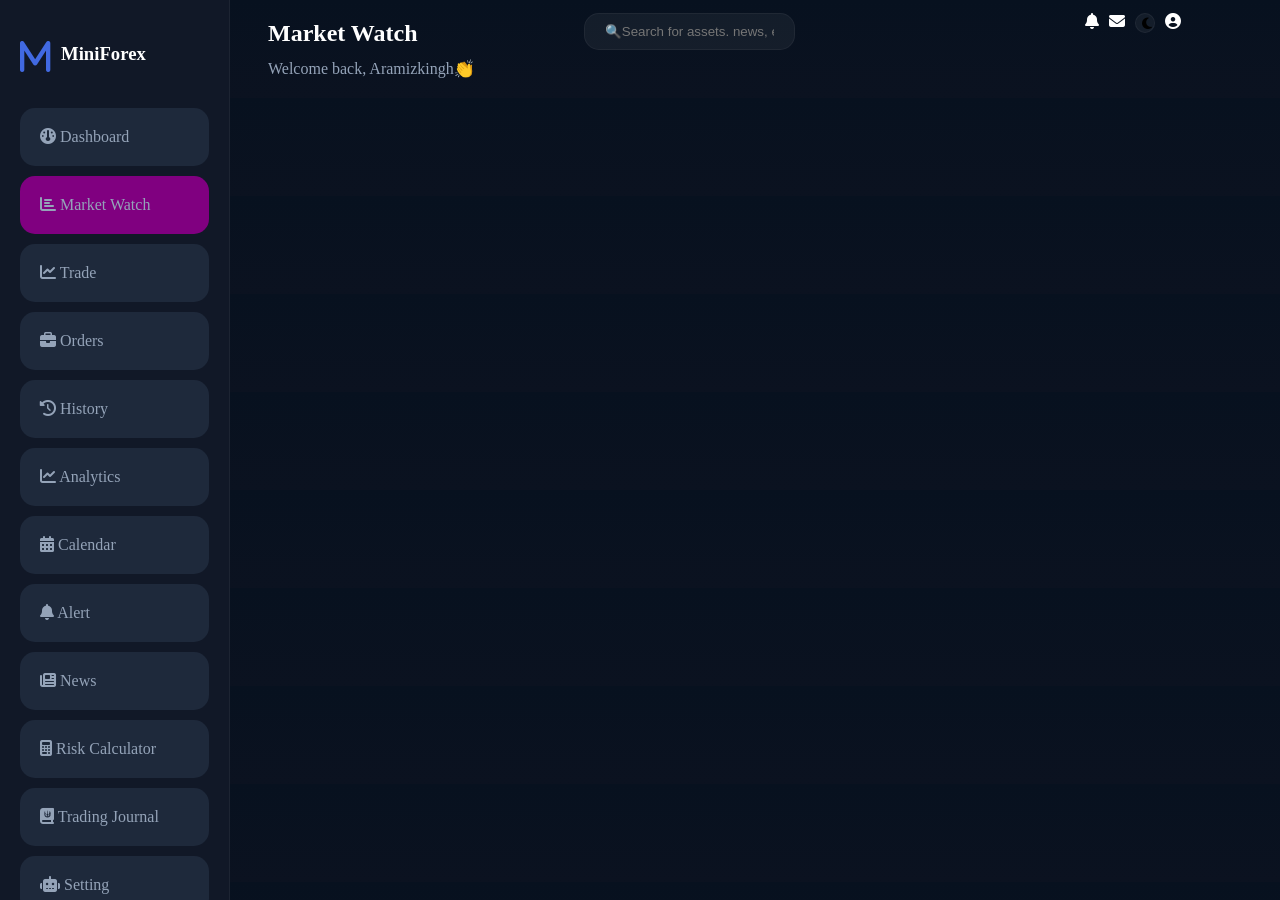
<file: marketwatch.html>
<!doctype html>
<html lang="en">
    <head>
        <meta charset="UTF-8">
        <meta name="viewport" content="width=device-width,initial-scale=1.0">
        <link rel="stylesheet" href="https://cdnjs.cloudflare.com/ajax/libs/font-awesome/6.5.0/css/all.min.css">
        <link href="https://fonts.googleapis.com/css2?family=Poppins:wght@300;400;600;700&display=swap" rel="stylesheet">
        <title>market watch page</title>
        <link rel="stylesheet" href="forex.css">
    </head>
    <body>
        <section id="sidebar"> <div id="sidebar-heading">
                <h1><i class="fas fa-m"></i></h1>
                <h3>MiniForex</h3>
            </div>
            <div class="sidebar-items">
                <a href="forex.html"><i class="fas fa-dashboard"></i><span> </span>Dashboard</a>
                <a href="marketwatch.html" id="marketbar"><i class="fas fa-bar-chart"></i><span> </span>Market Watch</a>
                <a href="trade.html"><i class="fas fa-chart-line"></i><span> </span>Trade</a>
                <a href="orders.html"><i class="fas fa-briefcase"></i><span> </span>Orders</a>
                <a href="history.html"><i class="fas fa-history"></i><span> </span>History</a>
                <a href="analytics.html"><i class="fas fa-line-chart"></i><span> </span>Analytics</a>
                <a href="calendar.html"><i class="fas fa-calendar-alt"></i><span> </span>Calendar</a>
                <a href="alert.html"><i class="fas fa-bell"></i><span> </span>Alert</a>
                <a href="news.html"><i class="fas fa-newspaper"></i><span> </span>News</a>
                <a href="calculator.html"><i class="fas fa-calculator"></i><span> </span>Risk Calculator</a>
                <a href="journal.html"><i class="fas fa-journal-whills"></i><span> </span>Trading Journal</a>
                <a href="setting.html"><i class="fas fa-robot"></i><span> </span>Setting</a>
            </div>
            <div class="upgradetopro">
                <h3><i class="fas fa-diamond"></i><span> </span>Upgrade to Pro</h3>
                <p>Unlock advanced tools, real-time and more</p>
                <a href="subscription.html">Upgrade Now</a>
            </div>
            <div class="user-profile">
                <div>
                    <i class="fas fa-circle-user"></i>
                </div>
                <div class="userprofile-info">
                    <h3>Aramizkingh <span>Pro</span></h3>
                    <p>aramizkingh@gmail.com</p>
                </div>
            </div>
            <div class="sidebar-downicons">
                <i class="fas fa-circle"></i>
                <i class="fas fa-circle"></i>
                <i class="fas fa-circle"></i>
            </div>

        </section>
        <section id="dashboard-section">
          <div class="dashboard-navbar">
                <div id="welcome">
                    <h1>Market Watch</h1>
                    <p>Welcome back, Aramizkingh👏</p>
                </div>
                <div id="input-search">
                    <input type="text" placeholder="🔍Search for assets. news, etc..." id="search-input">
                </div>
                <div id="dashboard-navbaricons">
                    <i class="fas fa-bell"></i>
                    <i class="fas fa-envelope"></i>
                    <button id="mode"><i class="fas fa-moon"></i></button>
                    <i class="fas fa-circle-user"></i>
                </div>
            </div>   
        </section>
    </body>
</html>
</file>
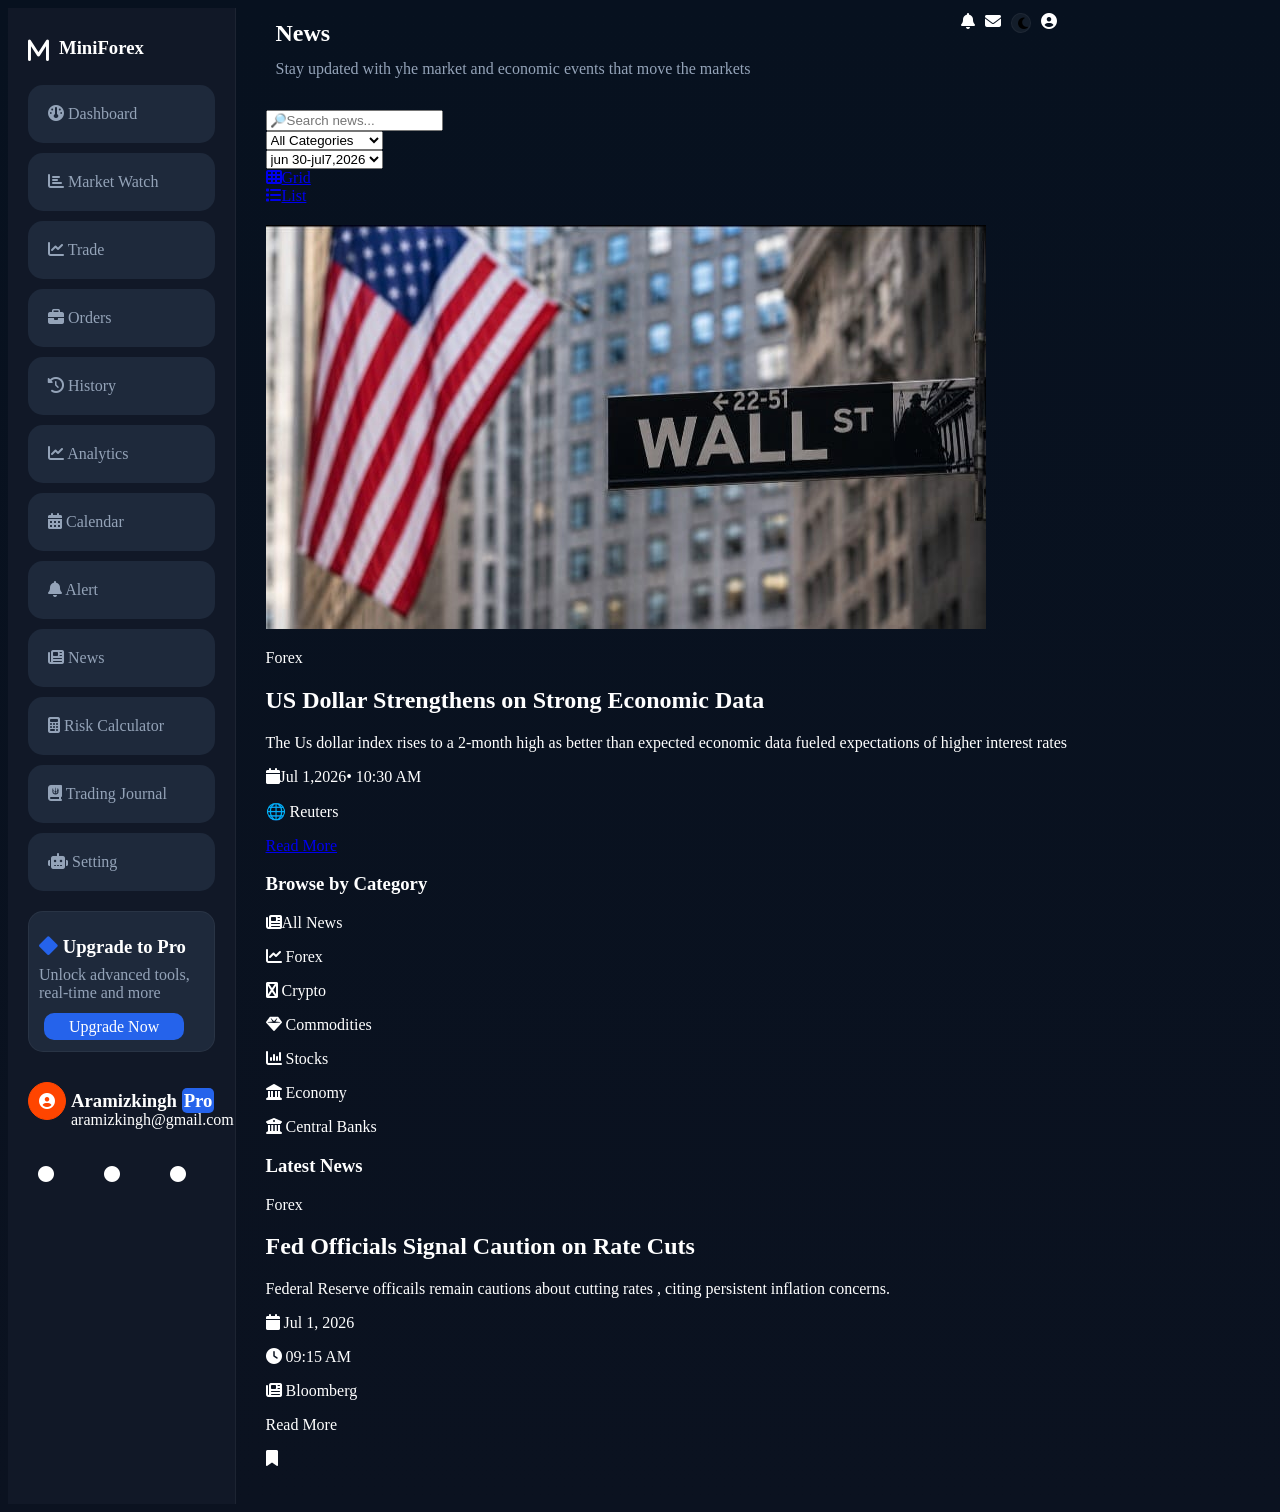
<file: news.html>
<!doctype html>
<html lang="en">
    <head>
        <meta charset="UTF-8">
        <meta name="viewport" content="device-width,initial-scale=1.0">
        <link rel="stylesheet" href="https://cdnjs.cloudflare.com/ajax/libs/font-awesome/6.5.0/css/all.min.css">
        <link href="https://fonts.googleapis.com/css2?family=Poppins:wght@300;400;600;700&display=swap" rel="stylesheet">
        <title>news page</title>
        <link rel="stylesheet" href=news.css>
    </head>
    <body>
        <section id="sidebar">
             <div id="sidebar-heading">
                <h1><i class="fas fa-m"></i></h1>
                <h3>MiniForex</h3>
            </div>
            <div class="sidebar-items">
                <a href="forex.html"><i class="fas fa-dashboard"></i><span> </span>Dashboard</a>
                <a href="marketwatch.html"><i class="fas fa-bar-chart"></i><span> </span>Market Watch</a>
                <a href="trade.html"><i class="fas fa-chart-line"></i><span> </span>Trade</a>
                <a href="orders.html"><i class="fas fa-briefcase"></i><span> </span>Orders</a>
                <a href="history.html"><i class="fas fa-history"></i><span> </span>History</a>
                <a href="analytics.html"><i class="fas fa-line-chart"></i><span> </span>Analytics</a>
                <a href="calendar.html"><i class="fas fa-calendar-alt"></i><span> </span>Calendar</a>
                <a href="alert.html"><i class="fas fa-bell"></i><span> </span>Alert</a>
                <a href="news.html" id="newsbar"><i class="fas fa-newspaper"></i><span> </span>News</a>
                <a href="calculator.html"><i class="fas fa-calculator"></i><span> </span>Risk Calculator</a>
                <a href="journal.html"><i class="fas fa-journal-whills"></i><span> </span>Trading Journal</a>
                <a href="setting.html"><i class="fas fa-robot"></i><span> </span>Setting</a>
            </div>
            <div class="upgradetopro">
                <h3><i class="fas fa-diamond"></i><span> </span>Upgrade to Pro</h3>
                <p>Unlock advanced tools, real-time and more</p>
                <a href="subscription.html">Upgrade Now</a>
            </div>
            <div class="user-profile">
                <div>
                    <i class="fas fa-circle-user"></i>
                </div>
                <div class="userprofile-info">
                    <h3>Aramizkingh <span>Pro</span></h3>
                    <p>aramizkingh@gmail.com</p>
                </div>
            </div>
            <div class="sidebar-downicons">
                <i class="fas fa-circle"></i>
                <i class="fas fa-circle"></i>
                <i class="fas fa-circle"></i>
            </div>
        </section>
        <section id="dashboard-section">
            <div class="top-navbar">
                <div id="welcome">
                    <h1>News</h1>
                    <p>Stay updated with yhe market and economic events that move the markets</p>
                </div>
                <div id="dashboard-navbaricons">
                    <i class="fas fa-bell"></i>
                    <i class="fas fa-envelope"></i>
                    <button id="mode"><i class="fas fa-moon"></i></button>
                    <i class="fas fa-circle-user"></i>
                </div>
            </div>
            <div class="bottom-navbar">
                <div class="inputs-navbar">
                    <div class="search-input">
                        <input placeholder="🔎Search news...">
                    </div>
                    <div class="category-input">
                        <select>
                            <option>All Categories</option>
                            <option>Forex</option>
                            <option>Crypto</option>
                            <option>Stocks</option>
                            <option>Commodities</option>
                            <option>Indices</option>
                            <option>Economy</option>
                            <option>Central Banks</option>
                            <option>Interest Rates</option>
                            <option>Inflation</option>
                            <option>Employment</option>
                            <option>Earning</option>
                            <option>Market Analysis</option>
                        </select>
                    </div>
                    <div class="calendar-input">
                        <select>
                            <option><i class="fas fa-calendar"></i> jun 30-jul7,2026</option>
                            <option>Today</option>
                            <option>This Week</option>
                            <option>This Month</option>
                            <option>Last 30 Days</option>
                            <option>Custom Range</option>
                        </select>
                    </div>
                </div>
                <div class="gridlist">
                    <div class="grid">
                        <a href="#"><i class="fas fa-table-cells"></i>Grid</a>
                    </div>
                    <div class="list">
                        <a href="#"><i class="fas fa-list"></i>List</a>
                    </div>
                </div>
            </div>
            <!--inner dashboard-->
            <div class="left-dashboard">
                <div class="featured-news">
                    <div class="featured-image">
                        <img src="photo/featured.jpeg">
                    </div> 
                    <div class="featured-content">
                        <p>Forex</p>
                        <h1>US Dollar Strengthens on Strong Economic Data</h1>
                        <p>The Us dollar index rises to a 2-month high as better than expected economic data fueled expectations of higher interest rates</p>
                        <div class="featured-footer">
                            <div class="date">
                                <p><i class="fas fa-calendar"></i>Jul 1,2026• 10:30 AM</p>
                                <p>🌐 Reuters</p>
                            </div>
                            <div class="featured-button">
                                <a href="#">Read More</a>
                            </div>
                        </div>
                    </div>
                </div>
                <div class="browse">
                    <h3>Browse by Category</h3>
                    <div class="categories">
                        <div class="allnews">
                            <p><i class="fas fa-newspaper"></i>All News</p>
                        </div>
                        <div class="forex">
                            <p><i class="fas fa-chart-line"></i> Forex</p>
                        </div>
                        <div class="crypto">
                            <p><i class="fas fa-bitcoin"></i> Crypto</p>
                        </div>
                        <div class="commodities">
                            <p><i class="fas fa-gem"></i> Commodities</p>
                        </div>
                        <div class="stocks">
                            <p><i class="fas fa-chart-column"></i> Stocks</p>
                        </div>
                        <div class="economy">
                            <p><i class="fas fa-landmark"></i> Economy</p>
                        </div>
                        <div class="central-banks">
                            <p><i class="fas fa-building-columns"></i> Central Banks</p>
                        </div>
                    </div>
                </div>
                <div class="latest-news">
                    <h3>Latest News</h3>
                    <div class="latest-content">
                        <div class="latest-forex">
                            <div class="latest-top">
                                <div class="latest-image"></div>
                                <div class="latest-info">
                                    <p>Forex</p>
                                    <h1>Fed Officials Signal Caution on Rate Cuts</h1>
                                    <p>Federal Reserve officails remain cautions about cutting rates , citing persistent inflation concerns.</p>
                                </div>
                            </div>
                            <div class="latest-middle">
                                <p><i class="fas fa-calendar"></i> Jul 1, 2026</p>
                                <p><i class="fas fa-clock"></i> 09:15 AM</p>
                                <p><i class="fas fa-newspaper"></i> Bloomberg</p>
                            </div>
                            <div class="latest-bottom">
                                <p>Read More</p>
                                <p><i class="fas fa-bookmark"></i></p>
                            </div>
                        </div>
                        <div class="latest-economy"></div>
                        <div class="latest-stocks"></div>
                    </div>
                    <div class="latest-footer"></div>
                </div>
            </div>
            <div class="right-dashboard"></div>
        </section>
    </body>
</html>
</file>
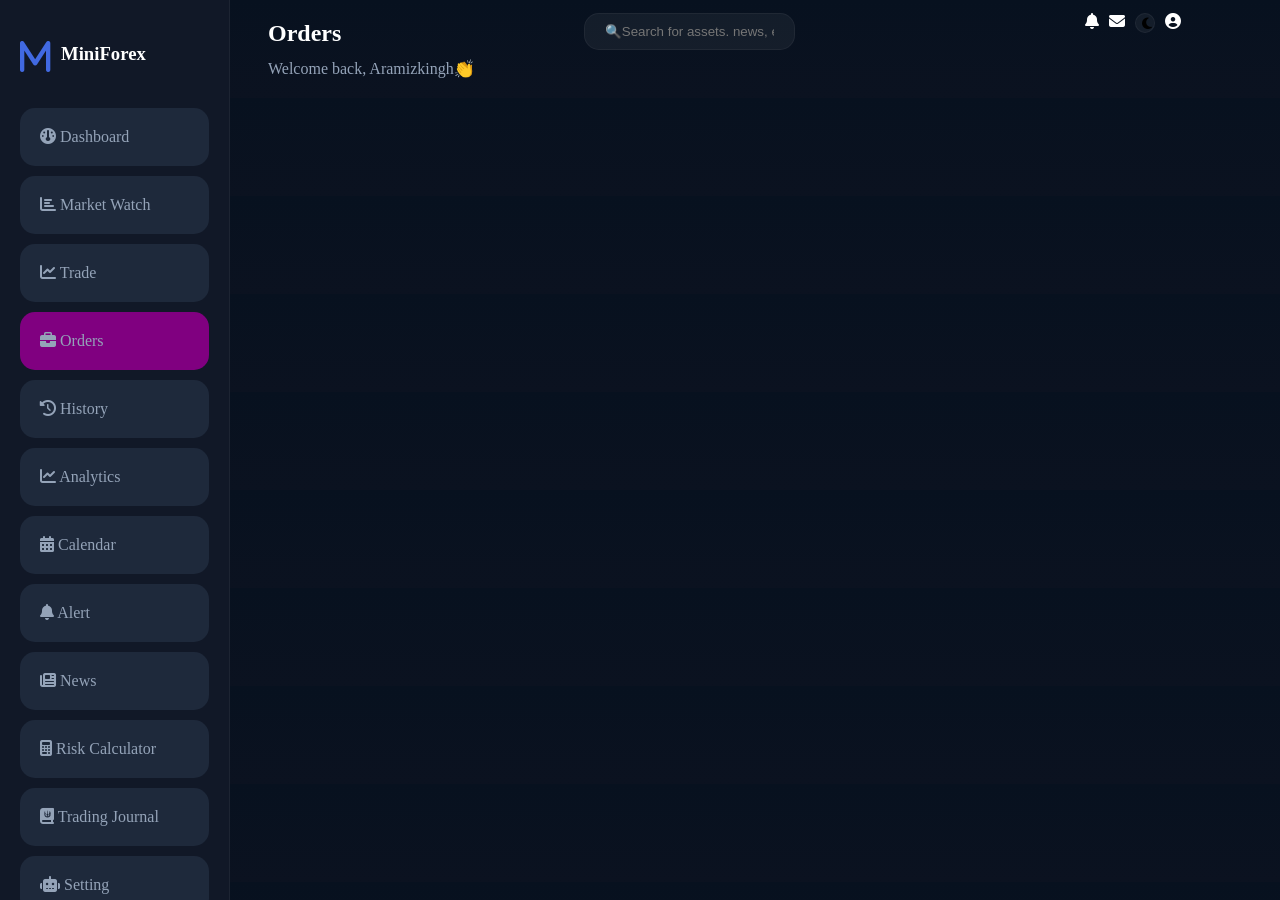
<file: orders.html>
<!doctype html>
<html lang="en">
    <head>
        <meta charset="UTF-8">
        <meta name="viewport" content="width=device-width, initial scale=1.0">
        <link rel="stylesheet" href="https://cdnjs.cloudflare.com/ajax/libs/font-awesome/6.5.0/css/all.min.css">
        <link href="https://fonts.googleapis.com/css2?family=Poppins:wght@300;400;600;700&display=swap" rel="stylesheet">
        <title>orders page</title>
        <link rel="stylesheet" href="forex.css">
    </head>
    <body>
        <section id="sidebar"> 
            <div id="sidebar-heading">
                <h1><i class="fas fa-m"></i></h1>
                <h3>MiniForex</h3>
            </div>
            <div class="sidebar-items">
                <a href="forex.html"><i class="fas fa-dashboard"></i><span> </span>Dashboard</a>
                <a href="marketwatch.html"><i class="fas fa-bar-chart"></i><span> </span>Market Watch</a>
                <a href="trade.html"><i class="fas fa-chart-line"></i><span> </span>Trade</a>
                <a href="orders.html" id="ordersbar"><i class="fas fa-briefcase"></i><span> </span>Orders</a>
                <a href="history.html"><i class="fas fa-history"></i><span> </span>History</a>
                <a href="analytics.html"><i class="fas fa-line-chart"></i><span> </span>Analytics</a>
                <a href="calendar.html"><i class="fas fa-calendar-alt"></i><span> </span>Calendar</a>
                <a href="alert.html"><i class="fas fa-bell"></i><span> </span>Alert</a>
                <a href="news.html"><i class="fas fa-newspaper"></i><span> </span>News</a>
                <a href="calculator.html"><i class="fas fa-calculator"></i><span> </span>Risk Calculator</a>
                <a href="journal.html"><i class="fas fa-journal-whills"></i><span> </span>Trading Journal</a>
                <a href="setting.html"><i class="fas fa-robot"></i><span> </span>Setting</a>
            </div>
            <div class="upgradetopro">
                <h3><i class="fas fa-diamond"></i><span> </span>Upgrade to Pro</h3>
                <p>Unlock advanced tools, real-time and more</p>
                <a href="subscription.html">Upgrade Now</a>
            </div>
            <div class="user-profile">
                <div>
                    <i class="fas fa-circle-user"></i>
                </div>
                <div class="userprofile-info">
                    <h3>Aramizkingh <span>Pro</span></h3>
                    <p>aramizkingh@gmail.com</p>
                </div>
            </div>
            <div class="sidebar-downicons">
                <i class="fas fa-circle"></i>
                <i class="fas fa-circle"></i>
                <i class="fas fa-circle"></i>
            </div>

        </section>
        <section id="dashboard-section">
             <div class="dashboard-navbar">
                <div id="welcome">
                    <h1>Orders</h1>
                    <p>Welcome back, Aramizkingh👏</p>
                </div>
                <div id="input-search">
                    <input type="text" placeholder="🔍Search for assets. news, etc..." id="search-input">
                </div>
                <div id="dashboard-navbaricons">
                    <i class="fas fa-bell"></i>
                    <i class="fas fa-envelope"></i>
                    <button id="mode"><i class="fas fa-moon"></i></button>
                    <i class="fas fa-circle-user"></i>
                </div>
            </div>
        </section>
    </body>
</html>
</file>
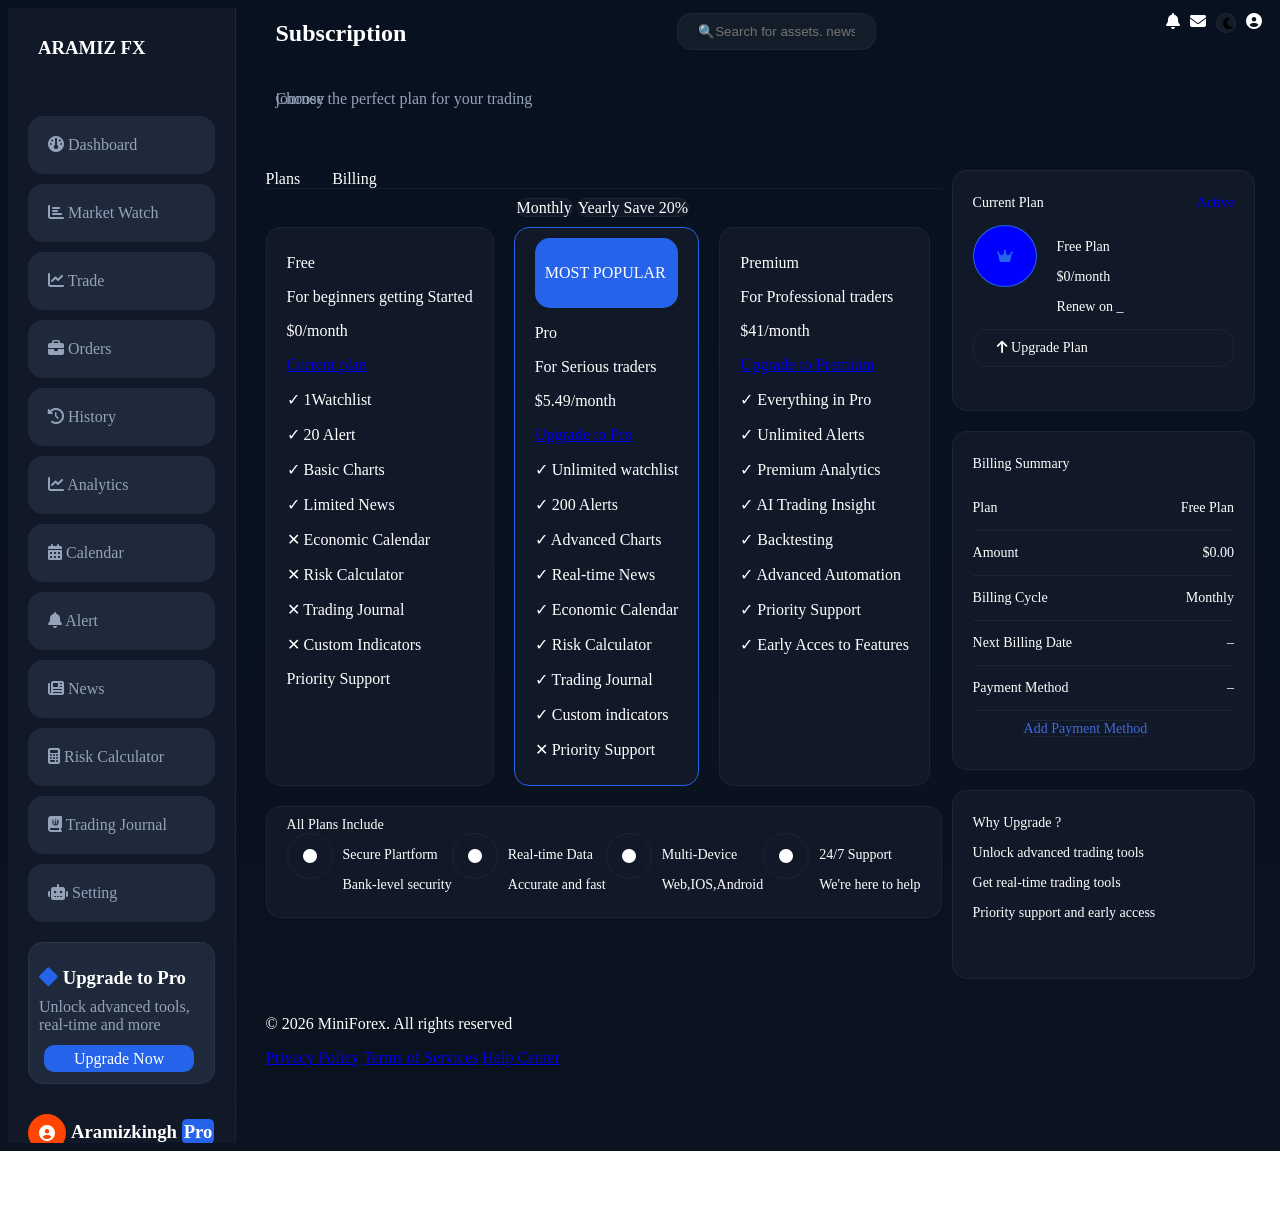
<file: subscription.html>
<!doctype html>
<html lang="en">
    <head>
        <meta charset="UTF-8">
        <meta name="viewport" content="width=device-width, initial-scale=1.0">
        <link rel="stylesheet" href="https://cdnjs.cloudflare.com/ajax/libs/font-awesome/6.5.0/css/all.min.css">
        <link href="https://fonts.googleapis.com/css2?family=Poppins:wght@300;400;600;700&display=swap" rel="stylesheet">
        <title>subscription page</title>
        <link rel="stylesheet" href="subscription.css">
    </head>
    <body>
         <section id="sidebar">
            <div id="sidebar-heading">
                <h1><i class="fas fa-AZ"></i></h1>
                <h3>ARAMIZ FX</h3>
            </div>
            <div class="sidebar-items">
                <a href="forex.html"><i class="fas fa-dashboard"></i><span> </span>Dashboard</a>
                <a href="marketwatch.html"><i class="fas fa-bar-chart"></i><span> </span>Market Watch</a>
                <a href="trade.html"><i class="fas fa-chart-line"></i><span> </span>Trade</a>
                <a href="orders.html"><i class="fas fa-briefcase"></i><span> </span>Orders</a>
                <a href="history.html"><i class="fas fa-history"></i><span> </span>History</a>
                <a href="analytics.html"><i class="fas fa-line-chart"></i><span> </span>Analytics</a>
                <a href="calendar.html"><i class="fas fa-calendar-alt"></i><span> </span>Calendar</a>
                <a href="alert.html"><i class="fas fa-bell"></i><span> </span>Alert</a>
                <a href="news.html"><i class="fas fa-newspaper"></i><span> </span>News</a>
                <a href="calculator.html"><i class="fas fa-calculator"></i><span> </span>Risk Calculator</a>
                <a href="journal.html"><i class="fas fa-journal-whills"></i><span> </span>Trading Journal</a>
                <a href="setting.html"><i class="fas fa-robot"></i><span> </span>Setting</a>
            </div>
            <div class="upgradetopro">
                <h3><i class="fas fa-diamond"></i><span> </span>Upgrade to Pro</h3>
                <p>Unlock advanced tools, real-time and more</p>
                <a href="subscription.html">Upgrade Now</a>
            </div>
            <div class="user-profile">
                <div>
                    <i class="fas fa-circle-user"></i>
                </div>
                <div class="userprofile-info">
                    <h3>Aramizkingh <span>Pro</span></h3>
                    <p>aramizkingh@gmail.com</p>
                </div>
            </div>
            <div class="sidebar-downicons">
                <i class="fas fa-circle"></i>
                <i class="fas fa-circle"></i>
                <i class="fas fa-circle"></i>
            </div>
        </section>
        <section id="dashboard-section">
            <div class="dashboard-navbar">
                <div id="welcome">
                    <h1>Subscription</h1>
                    <p>Choose the perfect plan for your trading journey</p>
                </div>
                <div id="input-search">
                    <input type="text" placeholder="🔍Search for assets. news, etc..." id="search-input">
                </div>
                <div id="dashboard-navbaricons">
                    <i class="fas fa-bell"></i>
                    <i class="fas fa-envelope"></i>
                    <button id="mode"><i class="fas fa-moon"></i></button>
                    <i class="fas fa-circle-user"></i>
                </div>
            </div>
            <div class="inner-dashboard">
                <div class="left-dashboard">
                    <div class="plansandbilling">
                        <a href="#">Plans</a>
                        <a href="#">Billing</a>
                    </div>
                    <div class="innerleft-dashboard">
                        <div class="billing">
                            <a href="#">Monthly</a>
                            <a href="#">Yearly <span>Save 20%</span></a>
                        </div>
                        <div class="pricing-plans">
                            <div class="free-plan">
                                <div class="free">
                                    <p>Free</p>
                                    <p>For beginners getting Started</p>
                                </div>
                                <div class="free-pricing">
                                    <p>$0/month</p>
                                </div>
                                <div class="free-button">
                                    <a href="#">Current plan</a>
                                </div>
                                <div class="free-list">
                                    <p>✓ 1Watchlist</p>
                                    <p>✓ 20 Alert</p>
                                    <p>✓ Basic Charts</p>
                                    <p>✓ Limited News</p>
                                    <p>✕ Economic Calendar</p>
                                    <p>✕ Risk Calculator</p>
                                    <p>✕ Trading Journal</p>
                                    <p>✕ Custom Indicators</p>
                                    <p>Priority Support</p>
                                </div>
                            </div>
                            <div class="pro-plan">
                                <div class="mostpopular">
                                    <p>MOST POPULAR</p>
                                </div>
                                <div class="pro">
                                    <div class="pro-pricing">
                                        <p>Pro</p>
                                        <p>For Serious traders</p>
                                    </div>
                                    <div class="pro-price">
                                        <p>$5.49/month</p>
                                    </div>
                                    <div class="pro-button">
                                        <a href="#">Upgrade to Pro</a>
                                    </div>
                                    <div class="pro-list">
                                        <p>✓ Unlimited watchlist</p>
                                        <p>✓ 200 Alerts</p>
                                        <p>✓ Advanced Charts</p>
                                        <p>✓ Real-time News</p>
                                        <p>✓ Economic Calendar</p>
                                        <p>✓ Risk Calculator</p>
                                        <p>✓ Trading Journal</p>
                                        <p>✓ Custom indicators</p>
                                        <p>✕ Priority Support</p>
                                    </div>
                                </div>
                            </div>
                            <div class="premium-plan">
                                <div class="premium">
                                    <p>Premium</p>
                                    <p>For Professional traders</p>
                                </div>
                                <div class="premium-price">
                                    <p>$41/month</p>
                                </div>
                                <div class="premium-button">
                                    <a href="#">Upgrade to Premium</a>
                                </div>
                                <div class="premium-list">
                                    <p>✓ Everything in Pro</p>
                                    <p>✓ Unlimited Alerts</p>
                                    <p>✓ Premium Analytics</p>
                                    <p>✓ AI Trading Insight</p>
                                    <p>✓ Backtesting</p>
                                    <p>✓ Advanced Automation</p>
                                    <p>✓ Priority Support</p>
                                    <p>✓ Early Acces to Features</p>
                                </div>
                            </div>
                        </div>
                        <div class="allplansinclude">
                            All Plans Include
                            <div class="include">
                                <div class="secure">
                                    <div class="secure-icon">
                                        <i class="fas fa-circle"></i>
                                    </div>
                                    <div class="secure-info">
                                        <p>Secure Plartform</p>
                                        <p>Bank-level security</p>
                                    </div>
                                </div>
                                <div class="data">
                                    <div class="data-icon">
                                        <i class="fas fa-circle"></i>
                                    </div>
                                    <div class="data-info">
                                        <p>Real-time Data</p>
                                        <p>Accurate and fast</p>
                                    </div>
                                </div>
                                <div class="device">
                                    <div class="device-icon">
                                        <i class="fas fa-circle"></i>
                                    </div>
                                    <div class="device-info">
                                        <p>Multi-Device</p>
                                        <p>Web,IOS,Android</p>
                                    </div>
                                </div>
                                <div class="support">
                                    <div class="support-icon">
                                        <i class="fas fa-circle"></i>
                                    </div>
                                    <div class="support-info">
                                        <p>24/7 Support</p>
                                        <p>We're here to help</p>
                                    </div>
                                </div>
                            </div>
                        </div>
                    </div>
                </div>
                <div class="right-dashboard">
                    <div class="current-plan">
                        <div class="current-navbar">
                            <p>Current Plan</p>
                            <a href="#">Active</a>
                        </div>
                        <div class="current-middle">
                            <div>
                              <i class="fas fa-crown"></i>
                            </div>
                            <div>
                                <p>Free Plan</p>
                                <p>$0/month</p>
                                <p>Renew on _</p>
                            </div>
                        </div>
                        <div class="current-button">
                            <a href="#"><i class="fas fa-arrow-up"></i> Upgrade Plan</a>
                        </div>
                    </div>
                    <div class="billing-summary">
                        <p>Billing Summary </p>
                        <div class="billing">
                            <div class="planning">
                                <p>Plan</p>
                                <p>Free Plan</p>
                            </div>
                            <div class="amount">
                                <p>Amount</p>
                                <p>$0.00</p>
                            </div>
                            <div class="billing-cycle">
                                <p>Billing Cycle</p>
                                <p>Monthly</p>
                            </div>
                            <div class="next-billing">
                                <p>Next Billing Date</p>
                                <p>–</p>
                            </div>
                            <div class="payment-method">
                                <p>Payment Method</p>
                                <p>–</p>
                            </div>
                            <div class="add-method">
                                <a href="#">Add Payment Method</a>
                            </div>
                        </div>
                    </div>
                    <div class="why-upgrade">
                        <p>Why Upgrade ?</p>
                        <p>Unlock advanced trading tools</p>
                        <p>Get real-time trading tools</p>
                        <p>Priority support and early access</p>
                    </div>
                </div>
            </div>
            <div class="footer-section">
                <footer>
                    <p>&copy 2026 MiniForex. All rights reserved</p>
                    <p><a href="#">Privacy Policy</a>
                       <a href="#">Terms of Services</a>
                       <a href="#">Help Center</a>
                    </p>
                </footer>
            </div>
        </section>
    </body>
</html>
</file>
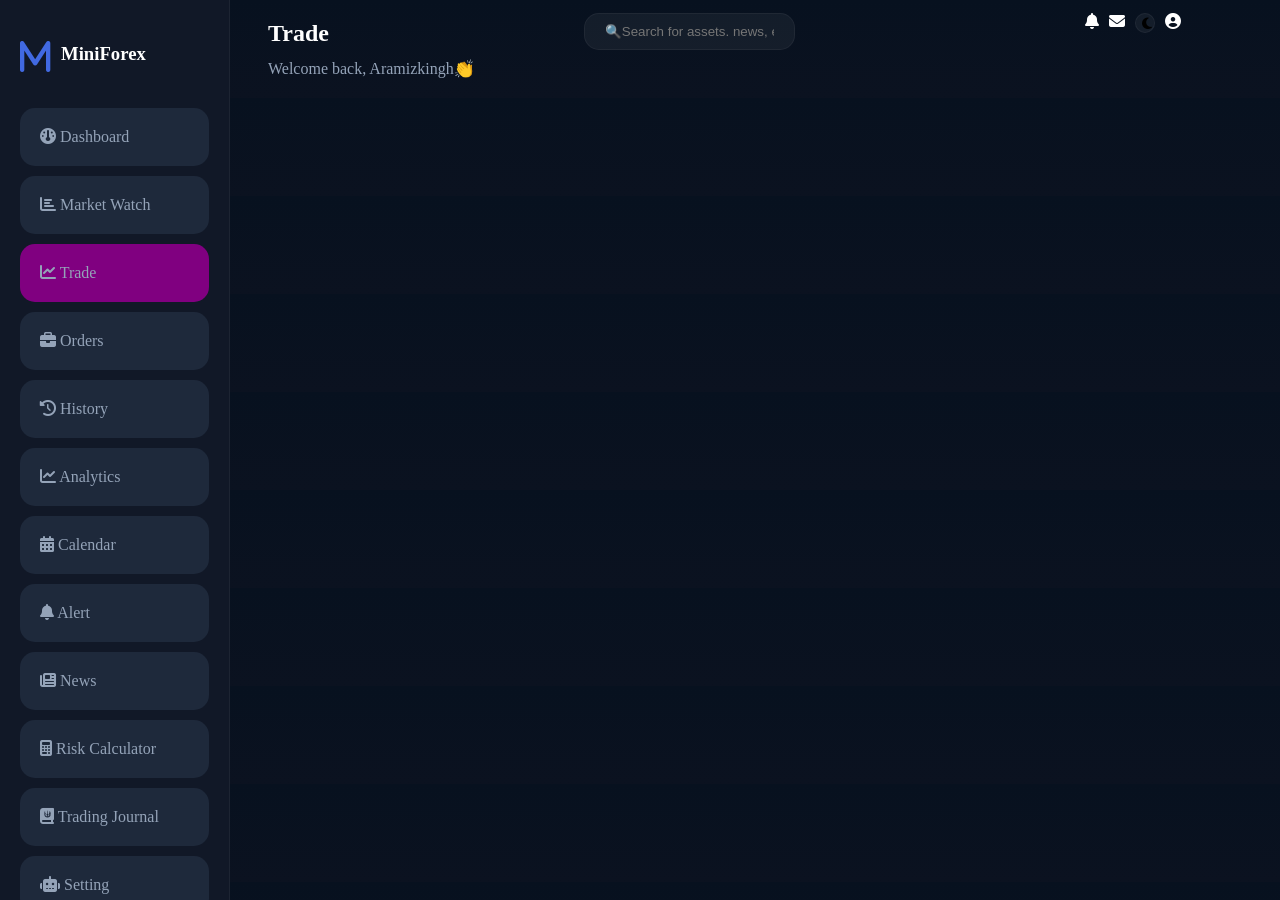
<file: trade.html>
<!doctype html>
<html lang="en">
    <head>
        <meta charset="UTF-8">
        <meta name="viewport" content="width=device-width,initial-scale=1.0">
        <link rel="stylesheet" href="https://cdnjs.cloudflare.com/ajax/libs/font-awesome/6.5.0/css/all.min.css">
        <link href="https://fonts.googleapis.com/css2?family=Poppins:wght@300;400;600;700&display=swap" rel="stylesheet">
        <title>trading page</title>
        <link rel="stylesheet" href="forex.css">
    </head>
    <body>
        <section id="sidebar"> <div id="sidebar-heading">
                <h1><i class="fas fa-m"></i></h1>
                <h3>MiniForex</h3>
            </div>
            <div class="sidebar-items">
                <a href="forex.html"><i class="fas fa-dashboard"></i><span> </span>Dashboard</a>
                <a href="marketwatch.html"><i class="fas fa-bar-chart"></i><span> </span>Market Watch</a>
                <a href="trade.html" id="tradebar"><i class="fas fa-chart-line"></i><span> </span>Trade</a>
                <a href="orders.html"><i class="fas fa-briefcase"></i><span> </span>Orders</a>
                <a href="history.html"><i class="fas fa-history"></i><span> </span>History</a>
                <a href="analytics.html"><i class="fas fa-line-chart"></i><span> </span>Analytics</a>
                <a href="calendar.html"><i class="fas fa-calendar-alt"></i><span> </span>Calendar</a>
                <a href="alert.html"><i class="fas fa-bell"></i><span> </span>Alert</a>
                <a href="news.html"><i class="fas fa-newspaper"></i><span> </span>News</a>
                <a href="calculator.html"><i class="fas fa-calculator"></i><span> </span>Risk Calculator</a>
                <a href="journal.html"><i class="fas fa-journal-whills"></i><span> </span>Trading Journal</a>
                <a href="setting.html"><i class="fas fa-robot"></i><span> </span>Setting</a>
            </div>
            <div class="upgradetopro">
                <h3><i class="fas fa-diamond"></i><span> </span>Upgrade to Pro</h3>
                <p>Unlock advanced tools, real-time and more</p>
                <a href="subscription.html">Upgrade Now</a>
            </div>
            <div class="user-profile">
                <div>
                    <i class="fas fa-circle-user"></i>
                </div>
                <div class="userprofile-info">
                    <h3>Aramizkingh <span>Pro</span></h3>
                    <p>aramizkingh@gmail.com</p>
                </div>
            </div>
            <div class="sidebar-downicons">
                <i class="fas fa-circle"></i>
                <i class="fas fa-circle"></i>
                <i class="fas fa-circle"></i>
            </div>

        </section>
        <section id="dashboard-section">
             <div class="dashboard-navbar">
                <div id="welcome">
                    <h1>Trade</h1>
                    <p>Welcome back, Aramizkingh👏</p>
                </div>
                <div id="input-search">
                    <input type="text" placeholder="🔍Search for assets. news, etc..." id="search-input">
                </div>
                <div id="dashboard-navbaricons">
                    <i class="fas fa-bell"></i>
                    <i class="fas fa-envelope"></i>
                    <button id="mode"><i class="fas fa-moon"></i></button>
                    <i class="fas fa-circle-user"></i>
                </div>
            </div>
        </section>
    </body>
</html>
</file>
<file: forex.css>
*{
    box-sizing: border-box;
}
html{
    scroll-behavior: smooth;
    overflow-x: hidden;
}
body{
    background: linear-gradient(#07111f,#0b1220);
    color:white;
    display:flex;
    gap:30px;
    font-family:(Poppins)sans-serif;
}
/*sidebar-section*/
#sidebar{
    background: rgba(255,255,255,0.05);
    backdrop-filter: brul(10px);
    border-right: 1px solid rgba(255,255,255,0.05);
    background-color: #111827;
    padding:10px 20px;
    width:18%;
    position:fixed;
    top:0;
    left:0;
    height:100vh;
    overflow-y: auto;
}
#sidebar-heading{
    display:flex;
    gap:10px;
}
#sidebar-heading h1{
    color:royalblue;
    font-weight:bolder;
    font-size: 35px;
}
#sidebar-heading h3{
    position:relative;
    top:14px;
}
.sidebar-items{
    display:grid;
    gap:10px;
}
.sidebar-items a{
    color:#94a3b8;
    border-radius:15px;
    border:none;
    padding:20px;
    text-decoration:none; 
    background:#1e293b;
    padding:20px;
    border-radius:15px;
    border:none;
}
.sidebar-items a:hover{
    background: #2563eb;
}
#forexbar,#alertbar,#analyticsbar,#calculatorbar,#calendarbar,#historybar,#journalbar,#marketbar,#newsbar,#ordersbar,#tradebar{
    background:purple;
    border-radius: 15px;
    border:none;
    padding:20px;
}
.upgradetopro{
    background: #1e293b;
    backdrop-filter: brul(10px);
    border-radius:15px;
    padding:5px 10px;
    border:1px solid rgba(255,255,255,0.05);
    align-items: center;
    position:relative;
    top:20px;
}
.upgradetopro p{
    position:relative;
    bottom:10px;
    color:#94a3b8;
}
.upgradetopro a{
    background:#2563eb;
    color:white;
    padding:5px 30px;
    text-decoration: none;
    border-radius:10px;
    position:relative;
    bottom:10px;
    left:5px;
}
.upgradetopro i{
    color:#2563eb;
}
.user-profile{
    display:flex;
    gap:5px;
    position:relative;
    top:50px;
}
.userprofile-info{
    line-height:0px;
}
.user-profile span{
    background: #2563eb;
    border-radius: 5px;
    padding:2px 2px;

}
.user-profile i{
    color: white;
    background:orangered;
    border:1px solid orangered;
    border-radius:50%;
    padding:10px;
}
.sidebar-downicons{
    display:flex;
    gap:50px;
    position:relative;
    top:80px;
    left:10px;
}
/*dashboard-section*/
img{
    position:absolute;
    width:41px;
    height:41px;
    border-radius: 50%;
    top:490px;
    left:7px;
    z-index: 1000;
}
#dashboard-section{
    display:grid;
    gap:20px;
    position:relative;
    left:250px;
}
.dashboard-navbar{
    display:flex;
    justify-content: space-between;
    position:static;
    gap:200px;
    padding:5px 10px;
}
#welcome{
    position:relative;
    display:grid;
    line-height: 0px;
}
#welcome p{
    color:#94a3b8;
}
#input-search input{
    position:relative;
    right:90px;
    justify-content: center;
    width:100%;
    padding:10px 20px;
    border-radius:15px;
    background: rgba(255,255,255,0.05);
    color:white;
    border:solid 1px rgba(255,255,255,0.05);
}
#dashboard-navbaricons{
    display: flex;
    gap:10px;
}
#mode{
    border:1px solid rgba(255,255,255,0.05);
    border-radius: 50%;
    height:20px;
    width:20px;
    background: rgba(255,255,255,0.05);
}
.notification-dropdown{
    background:#111827;
    padding:5px 10px;
    border-radius:15px;
    border:1px solid rgba(255,255,255,0.08);
    position:absolute;
    right:70px;
    top:40px;
    width: 300px;
    z-index: 1000;
    backdrop-filter: brul(10px);
    font-size: 14px;
}
#notification{
    border:1px solid rgba(255,255,255,0.05);
    border-radius:50%;
    height:20px;
    width:20px;
    background: rgba(255,255,255,0.05);
    color:rgba(255,255,255,0.08);
}
.info{
    display:none;
}
.dashboard-data{
    display:grid;
    grid-template-columns: repeat(5,1fr);
    gap:50px;
}
.data{
    background-color: #1e293b;
    background: rgba(255,255,255,0.05);
    backdrop-filter: brul(10px);
    border-radius:15px;
    display:flex;
    height:100px;
    justify-content: space-around;
    border:1px solid rgba(255,255,255,0.05);
    width:130%;
}
.data-value{
    display:flex;
    flex-direction:column;
    line-height: 0px;
    gap:0px;
}
.data-name{
    position:relative;
    top:12px;
    color:#94a3b8;
}
.data-int{
    position:relative;
    bottom:12px;
    color:#22c55e;
}
.data-freemargin{
    position:relative;
    bottom:12px;
    color:#eab308;
}
.data-icon i{
    position:relative;
    border:1px solid rgba(255,255,255,0.05);
    border-radius: 10px;
    padding:20px;
    top:20px;
    left:15px;
}
#wallet{
    color:#a855f7;
    background:linear-gradient(135deg,rgba(255,255,255,0.05),#a855f7);
}
#lastmonth{
    position:relative;
    top:10px;
    color:#94a3b8;
    font-size: 10px;
    display:flex;
    flex-direction: row-reverse;
}
#dollar{
    color:#2563eb;
    background: linear-gradient(135deg,rgba(255,255,255,0.05),#2563eb);
}
#bank{
    color:#22c55e;
    background:linear-gradient(133deg,rgba(255,255,255,0.05),#22c55e);
}
#coins{
    color:#eab308;
    background:linear-gradient(135deg,rgba(255,255,255,0.05),#eab308);
}
#chart{
    color:purple;
    background:linear-gradient(135deg,rgba(255,255,255,0.05),purple);
}
.inner-dashboard{
    display:flex;
    justify-content: space-around;
}
.chart-positionasset{
    display:grid;
    gap:20px;
}
.chart{
    background: rgba(255,255,255,0.05);
    backdrop-filter: brul(10px);
    border:1px solid rgba(255,255,255,0.05);
    border-radius:15px;
    width:97%;
    position:relative;
    right:10px;
}
#forex-chart{
    background: rgba(255,255,255,0.05);
    backdrop-filter: brul(10px);
    border:1px solid rgba(255,255,255,0.05);
    border-radius:15px;
    position:relative;
    top:30px;
    width:90%;
    height:300px;
    color:#0f172a;
}
.positionAssets{
    display:flex;
    gap:10px;
}
.position{
    background: rgba(255,255,255,0.05);
    backdrop-filter: brul(10px);
    border:1px solid rgba(255,255,255,0.05);
    border-radius:15px;
    width:48%;
    padding:10px 15px;
    font-size: 14px;
    position:relative;
    right:10px;
}
.position-navbar{
    gap:5px;
}
.top-nav{
    display:flex;
    justify-content:space-between;
}
.top-nav a{
    position:relative;
    color:#2563eb;
    text-decoration:none;
    top:20px;
}
.topnav-links{
    display:flex;
    justify-content: space-around;
}
.topnav-links a{
    text-decoration:none;
    color:#94a3b8;
    display: flex;
    justify-content: space-between;
}
#symbol{
    position:relative;
    right:5px;
}
#type{
    position:relative;
    right:5px;
}
#lot{
    position:relative;
    right:14px;
}
#open{
    position:relative;
    right:14px;
}
#current{
    position:relative;
    right:12px;
}
.middle-position{
    display:flex;
    justify-content: space-between;
    background: #1e293b;
}
.buy{
    color:#2563eb;
    
}
.sell{
    color:#ef4444;
}
#profit{
    position:relative;
    color:#22c55e;
}
.position-footer{
    display:flex;
    justify-content: space-between;
}
.Assets{
    background:rgba(255,255,255,0.05);
    backdrop-filter: brul(10px);
    border:1px solid rgba(255,255,255,0.05);
    border-radius:15px;
    width:48%;
    padding:10px 15px;
    font-size:14px;
    position:relative;
    right:10px;
}
.asset-nav{
    display:flex;
    justify-content: space-between;
}
.asset-nav a{
    position:relative;
    top:20px;
    text-decoration:none;
    color:#2563eb;
}
.doughnut-chart{
    position:relative;
    right:20px;
    width:80%;
}
.list-market{
    position:relative;
    right:40px;
    top:60px;
}
.list-marketvalue{
    position:relative;
    right:30px;
    top:60px;
}
.list-market p{
    display:flex;
    gap:10px;
}
#forex{
    color:#53d8ff;
}
#gold{
    color:#ff8fa3;
}
#crypto{
    color:#ffc857;
}
#indices{
    color:#ffe45e;
}
#others{
    color:#6ee7b7;
}
.asset-content{
    display:flex;
    justify-content: space-around;
}
.MarketwatchRecenttradesTopmovers{
    display:grid;
    grid-template-columns: repeat(1,1fr);
    gap:20px;
}
#Marketwatch{
    background:rgba(255,255,255,0.05);
    backdrop-filter: brul(10px);
    border:1px solid rgba(255,255,255,0.05);
    border-radius:15px;
    position:relative;
    right:30px;
    width:140%;
    font-size:14px;
    padding:5px 15px;
}
.Marketwatch-nav{
    display: flex;
    justify-content: space-between;
}
.Marketwatch-nav a{
    text-decoration: none;
    color:#2563eb;
    position:relative;
    top:10px;
}
.Marketwatch-links a{
    text-decoration:none;
    color:#94a3b8;
}
.Marketwatch-content{
    display:flex;
    gap:10px;
    background:#1e293b;
    padding:5px;
}
.Marketwatch-change{
    color:#22c55e;
}
.Marketwatch-change .loss{
    color:#ef4444;
}
.Recenttrades{
    background: rgba(255,255,255,0.05);
    backdrop-filter: brul(10px);
    border:1px solid rgba(255,255,255,0.05);
    border-radius:15px;
    position:relative;
    right:30px;
    width:140%;
    font-size:14px;
    padding:5px 15px;
}
.Recenttrades-nav{
    display:flex;
    justify-content: space-between;
}
.Recenttrades-nav a{
    text-decoration: none;
    color:#2563eb;
    position:relative;
    top:10px;
}
.Recenttrades-links a{
    text-decoration:none;
    color:#94a3b8;
}
.Recenttrades-content{
    display:flex;
    gap:10px;
    background: #1e293b;
    padding:5px;
}
.Recenttrades-profit{
    color:#22c55e;
}
.gold-loss{
    color:#ef4444;
}
.Topmovers{
    background: rgba(255,255,255,0.05);
    backdrop-filter:brul(10px);
    border:1px solid rgba(255,255,255,0.05);
    border-radius:15px;
    position:relative;
    right:30px;
    width:140%;
    font-size: 14px;
    padding:5px 15px;
}
.Topmover-navbar{
    display:flex;
    justify-content: space-between;
}
.Topmover-navbar a{
    text-decoration: none;
    color:#2563eb;
    position:relative;
    top:10px;
}
.movers{
    color:#22c55e;
}
.movers-loss{
    color:#ef4444;
}
.Recenttrades-links,.Marketwatch-links{
    display:flex;
    justify-content: space-between;
}
.Marketwatch-content,.Recenttrades-content,.Topmover-content{
    display:flex;
    justify-content: space-between;
}
.dashboard-footer{
    display:grid;
}
.News{
    background: rgba(255,255,255,0.05);
    backdrop-filter:brul(10px);
    border:1px solid rgba(255,255,255,0.05);
    border-radius:15px;
    position:relative;
    width:380px;
    right:170px;
    padding:5px 10px;
    font-size: 14px;
    grid-area: item1;
}
.News-navbar{
    display:flex;
    justify-content: space-between;
}
.News-navbar a{
    color:#2563eb;
    text-decoration:none;
    position:relative;
    top:10px;
}
.Economic-calendar{
    background:rgba(255,255,255,0.05);
    backdrop-filter: brul(10px);
    border:1px solid rgba(255,255,255,0.05);
    border-radius:15px;
    width:600px;
    position:relative;
    left:225px;
    font-size: 14px;
    padding:5px 10px;
    grid-area:item2;
}
.Economiccalendar-navbar{
    display:flex;
    justify-content: space-between;
}
.Economiccalendar-navbar a{
    color:#2563eb;
    text-decoration: none;
    position:relative;
    top:10px;
    right:10px;
}
.Economiccalendar-content{
    display:flex;
    justify-content: space-between;
}
.light-mode{
    background:#f8fafc;
    color:#0f172a;
}
.light-mode #sidebar{
    background: white;
    border-right: 1px solid #e2e8f0;
}
.light-mode .data{
    background: white;
    border:1px solid #e2e8f0;
}
.light-mode .chart{
    background:white;
    border:1px solid #e2e8f0;
}
.light-mode .position{
    background:white;
    border:1px solid #e2e8f0;
}
.light-mode .Assets{
    background:white;
    border:1px solid #e2e8f0;
}
.light-mode .Marketwatch{
    background:white;
    border:1px solid #e2e8f0;
}
.light-mode .Recenttrades{
    background:white;
    border:1px solid #e2e8f0;
}
.light-mode .Topmovers{
    background:white;
    border:1px solid #e2e8f0;
}
.light-mode .News{
    background:white;
    border:1px solid #e2e8f0;
}
.light-mode .Economic-calendar{
    background: white;
    border:1px solid #e2e8f0;
}
.light-mode .upgradetopro{
    background: white;
    border:1px solid #e2e8f0;
}
.light-mode .Marketwatch-content{
    background: white;
    border:solid 1px #e2e8f0;
}
.light-mode .Recenttrades-content{
    background: white;
    border:1px solid #e2e8f0;
}
.light-mode .middle-position{
    background: white;
    border:1px solid #e2e8f0;
}
</file>
<file: calculator.css>
*{
    box-sizing: border-box;
}
html{
    scroll-behavior: smooth;
    overflow-x: hidden;
}
body{
    background: linear-gradient(#07111f,#0b1220);
    color:white;
    display:flex;
    gap:30px;
    font-family:(Poppins)sans-serif;
    overflow-x: hidden;
}
/*sidebar-section*/
#sidebar{
    background: rgba(255,255,255,0.05);
    backdrop-filter: brul(10px);
    border-right: 1px solid rgba(255,255,255,0.05);
    background-color: #111827;
    padding:10px 20px;
    width:18%;
    top:0;
    left:0;
    overflow-y: auto;
}
#sidebar-heading{
    display:flex;
    gap:10px;
}
#sidebar-heading h2{
    color:royalblue;
    font-weight:bolder;
    font-size: 35px;
}
.sidebar-items{
    display:grid;
    gap:10px;
}
.sidebar-items a{
    color:#94a3b8;
    border-radius:15px;
    border:none;
    padding:20px;
    text-decoration:none; 
    background:#1e293b;
    padding:20px;
    border-radius:15px;
    border:none;
}
.sidebar-items a:hover{
    background: #2563eb;
}
.upgradetopro{
    background: #1e293b;
    backdrop-filter: brul(10px);
    border-radius:15px;
    padding:5px 10px;
    border:1px solid rgba(255,255,255,0.05);
    align-items: center;
    position:relative;
    top:20px;
}
.upgradetopro p{
    position:relative;
    bottom:10px;
    color:#94a3b8;
}
.upgradetopro a{
    background:#2563eb;
    color:white;
    padding:5px 20px;
    text-decoration: none;
    border-radius:10px;
    position:relative;
    bottom:10px;
    left:5px;
}
.upgradetopro i{
    color:#2563eb;
}
.user-profile{
    display:flex;
    gap:5px;
    position:relative;
    top:50px;
}
.userprofile-info{
    line-height:0px;
}
.user-profile span{
    background: #2563eb;
    border-radius: 5px;
    padding:2px 2px;

}
.user-profile i{
    color: white;
    background:orangered;
    border:1px solid orangered;
    border-radius:50%;
    padding:10px;
}
.sidebar-downicons{
    display:flex;
    gap:50px;
    position:relative;
    top:80px;
    left:10px;
}
/*dashboard-section*/
#dashboard-section{
    display:grid;
    gap:20px;
}
.dashboard-navbar{
    display:flex;
    justify-content: space-between;
    position:static;
    gap:200px;
    padding:5px 10px;
}
#welcome{
    position:relative;
    display:grid;
    line-height: 0px;
}
#welcome p{
    color:#94a3b8;
}
#input-search input{
    position:relative;
    right:90px;
    justify-content: center;
    width:100%;
    padding:10px 20px;
    border-radius:15px;
    background: rgba(255,255,255,0.05);
    color:white;
    border:solid 1px rgba(255,255,255,0.05);
}
#dashboard-navbaricons{
    display: flex;
    gap:10px;
}
#mode{
    border:1px solid rgba(255,255,255,0.05);
    border-radius: 50%;
    height:20px;
    width:20px;
    background: rgba(255,255,255,0.05);
}
/*dashboard-data*/
.data{
    background: rgba(255,255,255,0.05);
    backdrop-filter: brul(10px);
    border-radius:15px;
    border:1px solid rgba(255,255,255,0.05);
    padding:10px 20px;
    display:flex;
    height:150px;
}
.dashboard-data{
    display:grid;
    grid-template-columns: repeat(4,1fr);
    gap:5px;
}
.data i{
    padding:20px;
    border:1px solid rgba(255,255,255,0.05);
    border-radius:15px;
}
.wallet i{
    color:#7c5cff;
    background: linear-gradient(135deg,rgba(255,255,255,0.05),#7c5cff);
}
.shield i{
    color:#22c55e;
    background:linear-gradient(135deg,rgba(255,255,255,0.05),#22c55e);
}
.arrow i{
    color:#f59e0b;
    background:linear-gradient(135deg,rgba(255,255,255,0.05),#f59e0b);
}
.pie i{
    color:#a855f7;
    background:linear-gradient(135deg,rgba(255,255,255,0.05),#a855f7);
}
/*inner-dashboard*/
.inner-dashboard{
    display:flex;
    gap:10px;
}
.calculator{
    background:#111827;
    padding:10px 20px;
    border:1px solid rgba(255,255,255,0.05);
    border-radius:15px;
    display:grid;
}
.balance,.risk{
    display:flex;
    justify-content: space-between;
    gap:10px;
}
.percentage{
    display:flex;
    justify-content: space-between;
    gap:10px;
}
.percentage a{
    text-decoration: none;
    border:1px solid rgba(255,255,255,0.05);
    border-radius:10px;
    padding:20px;
}
.pair,.entry-price,.stop-loss,.take-profit,.stoploss-pips,.takeprofit-pips,.reward{
    display:flex;
    justify-content: space-between;
}
/*calculation result*/
.calculation{
    background:#111827;
    padding:10px 20px;
    border:1px solid rgba(255,255,255,0.05);
    border-radius:15px;
    width:100%;
    display:grid;
    gap:10px;
}
.calculation-nav{
    display:flex;
    justify-content: space-between;
}
.calculation-nav a{
    text-decoration:none;
    color:green;
    padding:5px;
    border-radius:20px;
    background:#22c55e;
}
.recommended{
    background: linear-gradient(#07111f,#0b1220);
    padding:10px 20px;
    border:1px solid rgba(255,255,255,0.05);
    border-radius:15px;
    text-align: center;
}
.riskandpip{
    display:flex;
    justify-content: space-between;
}
.risk-amount{
    background: linear-gradient(#07111f,#0b1220);
    padding:5px 10px;
    border:1px solid rgba(255,255,255,0.05);
    border-radius:15px;
    display:flex;
    justify-content: space-between;
    width:100%;
}
.stoploss-pip{
    background: linear-gradient(#07111f,#0b1220);
    padding:5px 10px;
    border:1px solid rgba(255,255,255,0.05);
    border-radius:15px;
    display:flex;
    justify-content: space-between;
    width:100%;
}
.profitandriskreward{
    display:flex;
    justify-content: space-between;
}
.take-profit{
    background:linear-gradient(#07111f,#0b1220);
    padding:10px 20px;
    border:1px solid rgba(255,255,255,0.05);
    border-radius:15px;
    display:flex;
    justify-content: space-between;
    width:100%;
}
.reward{
    background:linear-gradient(#07111f,#0b1220);
    padding:10px 20px;
    border:1px solid rgba(255,255,255,0.05);
    border-radius:15px;
    display:flex;
    justify-content:space-between;
    width:100%;
}
.calculation-footer{
    display:flex;
    justify-content: space-between;
    background: linear-gradient(#07111f,#0b1220);
    width:100%;
    border:1px solid rgba(255,255,255,0.05);
    border-radius: 15px;
    padding:10px 20px;
}
.margin{
    width:50%
}
.value{
    width:50%;
}
/*bottom dashboard*/
.bottom-dashboard{
    display:flex;
    gap:10px;
}
.risk-visualization{
    background:#111827;
    padding:10px 20px;
    border:1px solid rgba(255,255,255,0.05);
    border-radius:15px;
    width:50%;
}
.risk-Amount{
    display:flex;
    justify-content: space-between;
}
.remaining-balance{
    display:flex;
    justify-content:space-between;
}
.risk-management{
    background:#111827;
    border:1px solid rgba(255,255,255,0.05);
    border-radius:15px;
    padding:10px 20px;
    width:50%;
}
</file>
<file: journal.css>
*{
    box-sizing: border-box;
}
html{
    scroll-behavior: smooth;
    overflow-x: hidden;
}
body{
    background: linear-gradient(#07111f,#0b1220);
    color:white;
    display:flex;
    gap:30px;
    font-family:(Poppins)sans-serif;
    overflow-x: hidden;
}
/*sidebar-section*/
#sidebar{
    background: rgba(255,255,255,0.05);
    backdrop-filter: brul(10px);
    border-right: 1px solid rgba(255,255,255,0.05);
    background-color: #111827;
    padding:10px 20px;
    width:18%;
    top:0;
    left:0;
    overflow-y: auto;
}
#sidebar-heading{
    display:flex;
    gap:10px;
}
#sidebar-heading h2{
    color:royalblue;
    font-weight:bolder;
    font-size: 35px;
}
.sidebar-items{
    display:grid;
    gap:10px;
}
.sidebar-items a{
    color:#94a3b8;
    border-radius:15px;
    border:none;
    padding:20px;
    text-decoration:none; 
    background:#1e293b;
    padding:20px;
    border-radius:15px;
    border:none;
}
.sidebar-items a:hover{
    background: #2563eb;
}
.upgradetopro{
    background: #1e293b;
    backdrop-filter: brul(10px);
    border-radius:15px;
    padding:5px 10px;
    border:1px solid rgba(255,255,255,0.05);
    align-items: center;
    position:relative;
    top:20px;
}
.upgradetopro p{
    position:relative;
    bottom:10px;
    color:#94a3b8;
}
.upgradetopro a{
    background:#2563eb;
    color:white;
    padding:5px 25px;
    text-decoration: none;
    border-radius:10px;
    position:relative;
    bottom:10px;
    left:5px;
}
.upgradetopro i{
    color:#2563eb;
}
.user-profile{
    display:flex;
    gap:5px;
    position:relative;
    top:50px;
}
.userprofile-info{
    line-height:0px;
}
.user-profile span{
    background: #2563eb;
    border-radius: 5px;
    padding:2px 2px;

}
.user-profile i{
    color: white;
    background:orangered;
    border:1px solid orangered;
    border-radius:50%;
    padding:10px;
}
.sidebar-downicons{
    display:flex;
    gap:50px;
    position:relative;
    top:80px;
    left:10px;
}
/*dashboard-section*/
#dashboard-section{
    display:grid;
    gap:20px;
}
.dashboard-navbar{
    display:flex;
    justify-content: space-between;
    position:static;
    gap:200px;
    padding:5px 10px;
}
#welcome{
    position:relative;
    display:grid;
    line-height: 0px;
}
#welcome p{
    color:#94a3b8;
}
#input-search input{
    position:relative;
    right:90px;
    justify-content: center;
    width:100%;
    padding:10px 20px;
    border-radius:15px;
    background: rgba(255,255,255,0.05);
    color:white;
    border:solid 1px rgba(255,255,255,0.05);
}
#dashboard-navbaricons{
    display: flex;
    gap:10px;
}
#mode{
    border:1px solid rgba(255,255,255,0.05);
    border-radius: 50%;
    height:20px;
    width:20px;
    background: rgba(255,255,255,0.05);
}
/*dashboard-data*/
.dashboard-data{
    display:grid;
    grid-template-columns: repeat(6,1fr);
    gap:5px;
}
.data{
    display:flex;
    background:rgba(255,255,255,0.05);
    border-radius: 5px;
    border:1 px solid rgba(255,255,255,0.05);
    backdrop-filter: brul(10px);
    font-size:14px;
    height:100px;
}
.data-value{
    line-height: 0.7;
}
.data-icon i{
    border:1px solid rgba(255,255,255,0.05);
    border-radius:10px;
    padding:20px;
    position:relative;
    top:23px;
}
#trade-icon{
    color:#4f46e3;
    background: linear-gradient(135deg,rgba(255,255,255,0.05),#4f46e3);
}
#win-icon{
    color:#10b981;
    background:linear-gradient(135deg,rgba(255,255,255,0.05),#10b981);
}
#net-icon{
    color:#22c55e;
    background:linear-gradient(135deg,rgba(255,255,255,0.05),#22c55e);
}
#profit-icon{
    color:#f59e0b;
    background:linear-gradient(135deg,rgba(255,255,255,0.05),#f59e0b);
}
#average-icon{
    color:#8b5cf6;
    background:linear-gradient(135deg,rgba(255,255,255,0.05),#8b5cf6);
}
#expectancy-icon{
    color:#eab308;
    background:linear-gradient(135deg,rgba(255,255,255,0.05),#eab308);
}
/*middle-dashboard*/
.middle-dashboard{
    display:flex;
    gap:10px;
}
/*filter-dashboard*/
.filter-dashboard{
    background: #111827;
    border-radius:15px;
    border:1px solid rgba(255,255,255,0.05);
    padding:10px 20px;
    width:23%;
}
.filter-nav{
    display:flex;
    justify-content: space-between;
}
.more a{
    padding:10px 20px;
    text-decoration:none;
    color:white;
    border-radius: 10px;
    border:1px solid rgba(255,255,255,0.05);
}
.apply a{
    padding:10px 20px;
    text-decoration:none;
    color:white;
    border-radius:10px;
    border:1px solid rgba(255,255,255,0.05);
}
/*trades-dashboard*/
.trades-dashboard{
    background:#111827;
    border-radius:15px;
    border:1px solid rgba(255,255,255,0.05);
    padding:10px 20px;
    width:100%;
}
.trades-navbar{
    display:flex;
    justify-content: space-between;
}
.leftbottom a{
    text-decoration: none;
    color:white;
}
.right{
    display:flex;
    gap:10px;
}
.right a{
    text-decoration: none;
    color:white;
    padding:15px;
    border-radius:10px;
    border:1px solid rgba(255,255,255,0.05);
}
.nav{
    display:flex;
    justify-content:space-between;
}
.row{
    display:flex;
    justify-content: space-between;
    border-bottom: 1px solid rgba(255,255,255,0.05);
}
#trades-select option{
    display:flex;
}
.trades-footer{
    display:flex;
    justify-content: space-between;
}
.trades-content{
    background: #1e293b;
    border-radius: 15px;
    padding:5px;
}
/*notes and emotion*/
.notesandemotion{
    display:flex;
    gap:10px;
}
.trades-notes{
    background:#111827;
    border-radius:15px;
    border:1px solid rgba(255,255,255,0.05);
    padding:10px 20px;
    width:100%;
}
.trades-notes a{
    text-decoration:none;
    color:white;
}
.emotion-tracker{
    background:#111827;
    border-radius:15px;
    border:1px solid rgba(255,255,255,0.05);
    padding:10px 20px;
    width:100%;
}
/*charts*/
.charts{
    display:flex;
    gap:10px;
}
/*performance overview*/
.doughnurt{
    background:#111827;
    border:1px solid rgba(255,255,255,0.05);
    border-radius:15px;
    padding:10px 20px;
    width:100%;
}
.doughnurt-nav{
    display:flex;
    justify-content: space-between;
}
.performance-chart{
    display:flex;
}
/*P/L By Day*/
.bar{
    background:#111827;
    border:1px solid rgba(255,255,255,0.05);
    border-radius:15px;
    padding:10px 20px;
    width:100%;
}
/*setupandcalendar*/
.setupandcalendar{
    display:flex;
    gap:10px;
}
.bestsetups{
    background:#111827;
    border:1px solid rgba(255,255,255,0.05);
    border-radius:15px;
    padding:10px 20px;
    width:100%;
}
.breakout, .pullback,.trendline, .reversal{
    display:flex;
    justify-content: space-between;
    border-bottom: 1px solid rgba(255,255,255,0.05);
}
.journalcalendar{
    background:#111827;
    border:1px solid rgba(255,255,255,0.05);
    border-radius:15px;
    padding:10px 20px;
    width:100%;
}
.calendar-content{
    display:flex;
    justify-content: space-between;
}
</file>
<file: subscription.css>
*{
    box-sizing: border-box;
}
html{
    scroll-behavior: smooth;
    overflow-x: hidden;
}
body{
    background: linear-gradient(#07111f,#0b1220);
    color:white;
    display:flex;
    gap:30px;
    font-family:(Poppins)sans-serif;
    overflow-x: hidden;
}
/*sidebar-section*/
#sidebar{
    background: rgba(255,255,255,0.05);
    backdrop-filter: brul(10px);
    border-right: 1px solid rgba(255,255,255,0.05);
    background-color: #111827;
    padding:10px 20px;
    width:18%;
}
#sidebar-heading{
    display:flex;
    gap:10px;
}
#sidebar-heading h1{
    color:royalblue;
    font-weight:bolder;
    font-size: 35px;
}
.sidebar-items{
    display:grid;
    gap:10px;
}
.sidebar-items a{
    color:#94a3b8;
    border-radius:15px;
    border:none;
    padding:20px;
    text-decoration:none; 
    background:#1e293b;
    padding:20px;
    border-radius:15px;
    border:none;
}
.sidebar-items a:hover{
    background: #2563eb;
}
.upgradetopro{
    background: #1e293b;
    backdrop-filter: brul(10px);
    border-radius:15px;
    padding:5px 10px;
    border:1px solid rgba(255,255,255,0.05);
    align-items: center;
    position:relative;
    top:20px;
}
.upgradetopro p{
    position:relative;
    bottom:10px;
    color:#94a3b8;
}
.upgradetopro a{
    background:#2563eb;
    color:white;
    padding:5px 30px;
    text-decoration: none;
    border-radius:10px;
    position:relative;
    bottom:10px;
    left:5px;
}
.upgradetopro i{
    color:#2563eb;
}
.user-profile{
    display:flex;
    gap:5px;
    position:relative;
    top:50px;
}
.userprofile-info{
    line-height:0px;
}
.user-profile span{
    background: #2563eb;
    border-radius: 5px;
    padding:2px 2px;

}
.user-profile i{
    color: white;
    background:orangered;
    border:1px solid orangered;
    border-radius:50%;
    padding:10px;
}
.sidebar-downicons{
    display:flex;
    gap:50px;
    position:relative;
    top:80px;
    left:10px;
}
/*dashboard-section*/
#dashboard-section{
    display:grid;
    gap:20px;
}
.dashboard-navbar{
    display:flex;
    justify-content: space-between;
    position:static;
    gap:200px;
    padding:5px 10px;
}
#welcome{
    position:relative;
    display:grid;
    line-height: 0px;
}
#welcome p{
    color:#94a3b8;
}
#input-search input{
    position:relative;
    right:90px;
    justify-content: center;
    width:100%;
    padding:10px 20px;
    border-radius:15px;
    background: rgba(255,255,255,0.05);
    color:white;
    border:solid 1px rgba(255,255,255,0.05);
}
#dashboard-navbaricons{
    display: flex;
    gap:10px;
}
#mode{
    border:1px solid rgba(255,255,255,0.05);
    border-radius: 50%;
    height:20px;
    width:20px;
    background: rgba(255,255,255,0.05);
}
/*inner-dashboard*/
.inner-dashboard{
    display:flex;
}
/*innerleft-dashboard*/
.innerleft-dashboard{
    display:grid;
    gap:20px;
}
.plansandbilling{
    border-bottom: 1px solid rgba(255,255,255,0.05);
    display:flex;
    gap:32px;
}
.plansandbilling a{
    color:white;
    text-decoration: none;
}
.plansandbilling a:hover{
    border-bottom:2px solid royalblue;

}
.billing a{
    position:relative;
    left:250px;
    top:10px;
    text-decoration:none;
    color:white;
    background:#111827 ;
    border:1px solid rgba(255,255,255,0.05);
    border-radius:15px
}
.pricing-plans{
    display:flex;
    gap:20px;
}
.free-plan{
    background: #111827;
    border:1px solid rgba(255,255,255,0.05);
    border-radius:15px;
    grid-area: free-plan;
    padding:10px 20px;
}
.pro-plan{
    background:#111827;
    border:1px solid #2563eb;
    border-radius:15px;
    grid-area: proplan;
    padding:10px 20px;
}
.mostpopular{
    background:#2563eb;
    padding:10px;
    width:100%;
    border-radius:15px;
}
.premium-plan{
    background:#111827;
    border:1px solid rgba(255,255,255,0.05);
    border-radius:15px;
    grid-area:premiumplan;
    padding:10px 20px;
}
/*all plans include*/
.allplansinclude{
    background:#111827;
    border:1px solid rgba(255,255,255,0.05);
    border-radius:15px;
    padding:10px 20px;
    font-size: 14px;
}
.include{
    display:flex;
    justify-content:space-around;
}
.secure,.data,.device,.support{
    display:flex;
    gap:10px;
}
.secure-icon i,.data-icon i,.device-icon i,.support-icon i{
    padding:15px;
    border-radius:50%;
    border:1px solid rgba(255,255,255,0.05);
}
/*right-dashboard*/
.right-dashboard{
    display:grid;
    gap:20px;
}
.current-plan{
    background:#111827;
    border:1px solid rgba(255,255,255,0.05);
    border-radius:15px;
    padding:10px 20px;
    width:135%;
    position:relative;
    left:10px;
    font-size: 14px;
}
.current-navbar{
    display:flex;
    justify-content:space-between;
}
.current-navbar a{
    text-decoration: none;
    position:relative;
    top:14px;
}
.current-middle{
    display:flex;
    gap:20px;
}
.current-middle i{
    border:1px solid #2563eb;
    border:50%;
    padding:23px;
    border-radius:50%;
    background: blue;
    color:#2563eb;
}
.current-button{
    border:1px solid rgba(255,255,255,0.05);
    border-radius:15px;
    padding:10px 23px;
}
.current-button a{
    color:white;
    text-decoration:none;
}
.billing-summary{
    background:#111827;
    border:1px solid rgba(255,255,255,0.05);
    border-radius:15px;
    padding:10px 20px;
    width:135%;
    position:relative;
    left:10px;
    font-size:14px;
}
.planning,.amount,.billing-cycle,.next-billing,.payment-method{
    display:flex;
    justify-content: space-between;
    border-bottom: 1px solid rgba(255,255,255,0.05);
}
.add-method a{
    color:royalblue;
    text-decoration:none;
    position:relative;
    left:50px;
}
.why-upgrade{
    background:#111827;
    border:1px solid rgba(255,255,255,0.05);
    border-radius:15px;
    padding:10px 20px;
    position:relative;
    left:10px;
    font-size: 14px;
    width:135%;
}
</file>
